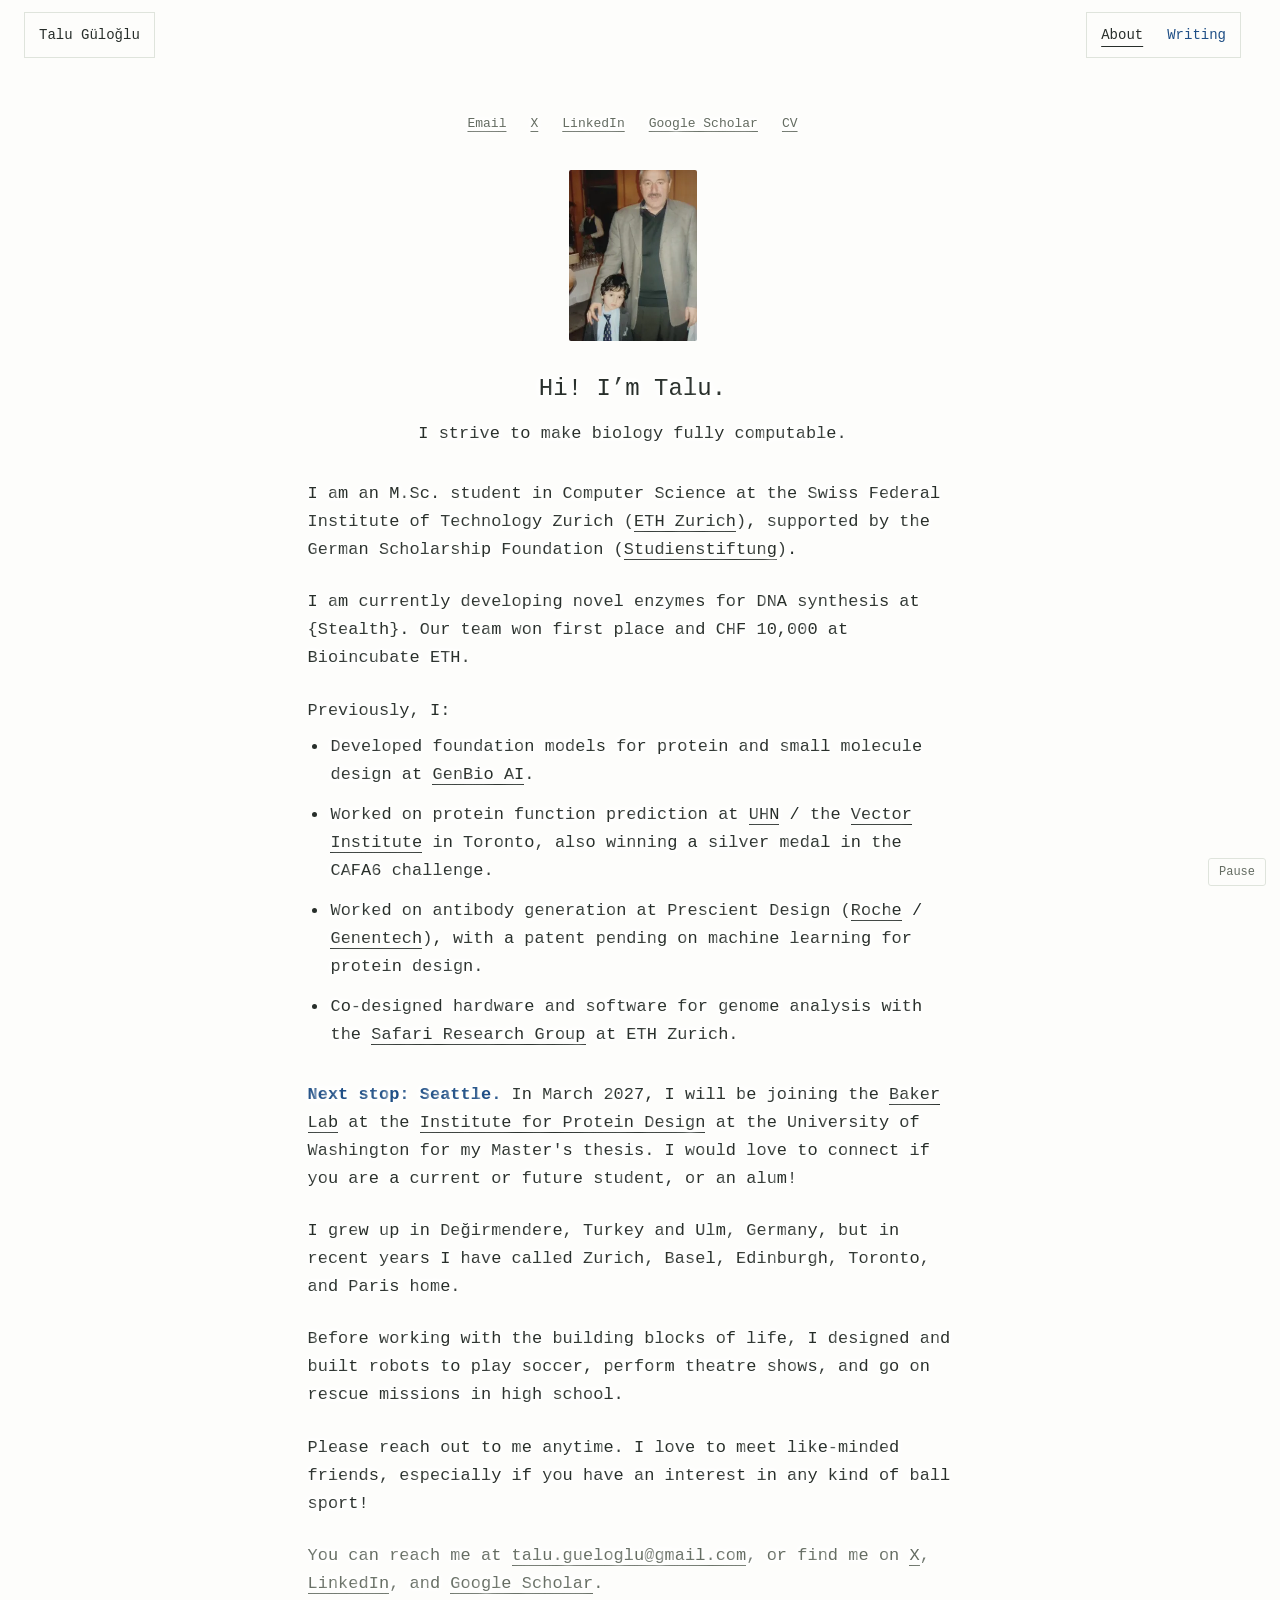
<file: index.html>
<!doctype html>
<html lang="en">
<head>
  <meta charset="utf-8">
  <meta name="viewport" content="width=device-width, initial-scale=1">
  <meta name="description" content="Talu Güloğlu — working to make biology fully computable. Developing novel enzymes for DNA synthesis and studying at ETH Zurich.">
  <meta name="theme-color" content="#fdfdfb">
  <meta name="author" content="Talu Güloğlu">
  <meta property="og:type" content="profile">
  <meta property="og:title" content="Talu Güloğlu">
  <meta property="og:description" content="Developing novel enzymes for DNA synthesis at {Stealth}. Student at ETH Zurich and joining the Baker Lab in 2027.">
  <meta name="twitter:card" content="summary">
  <meta name="twitter:site" content="@gueloglut">
  <title>Talu Güloğlu</title>
  <link rel="icon" href="favicon.svg" type="image/svg+xml">
  <link rel="preload" href="portrait-256.webp" as="image" type="image/webp">
  <script type="application/ld+json">{"@context":"https://schema.org","@type":"Person","name":"Talu Güloğlu","description":"Developing novel enzymes for DNA synthesis. Working to make biology fully computable.","affiliation":[{"@type":"CollegeOrUniversity","name":"ETH Zurich"}],"sameAs":["https://x.com/gueloglut","https://www.linkedin.com/in/talu-gueloglu/","https://scholar.google.com/citations?user=eGjn_q0AAAAJ"]}</script>
  <link rel="stylesheet" href="tissue.css?v=20261124b">
</head>
<body>
<div class="sheet"><canvas role="img" aria-label="A stippled drawing of tightly packed cells forming a tissue"></canvas></div>
<header class="masthead">
  <a class="site-name" href="index.html">Talu Güloğlu</a>
  <nav aria-label="Main navigation">
    <a href="index.html" aria-current="page">About</a>
    <a class="writing-link" href="blogs/">Writing</a>
  </nav>
</header>
<main id="text"><div class="panel">
  <nav class="socials" aria-label="Contact, social profiles and CV">
<a href="mailto:talu.gueloglu@gmail.com">Email</a>
    <a href="https://x.com/gueloglut" rel="me">X</a>
    <a href="https://www.linkedin.com/in/talu-gueloglu/" rel="me">LinkedIn</a>
    <a href="https://scholar.google.com/citations?user=eGjn_q0AAAAJ&amp;hl=en" rel="me">Google Scholar</a>
    <a href="talu-gueloglu-cv.pdf" type="application/pdf" target="_blank" rel="noopener" aria-label="CV (PDF, opens in a new tab)">CV</a>
  
  </nav>
  <p class="portrait-wrap"><picture><source srcset="portrait-256.webp" type="image/webp"><img class="portrait" src="portrait-256.jpg" alt="Talu as a child, standing beside an adult" width="128" height="171" fetchpriority="high"></picture></p>
  <h1>Hi! I’m Talu.</h1>
  <p class="tagline">I strive to make biology fully computable.</p>
  <p>I am an M.Sc. student in Computer Science at the Swiss Federal Institute of Technology Zurich (<a href="https://ethz.ch">ETH Zurich</a>), supported by the German Scholarship Foundation (<a href="https://www.studienstiftung.de">Studienstiftung</a>).</p>
  <p>I am currently developing novel enzymes for DNA synthesis at {Stealth}. Our team won first place and CHF 10,000 at Bioincubate ETH.</p>
  <p class="previous-intro">Previously, I:</p>
  <ul class="experience">
    <li>Developed foundation models for protein and small molecule design at <a href="https://genbio.ai/">GenBio AI</a>.</li>
    <li>Worked on protein function prediction at <a href="https://www.uhn.ca/">UHN</a> / the <a href="https://vectorinstitute.ai/">Vector Institute</a> in Toronto, also winning a silver medal in the CAFA6 challenge.</li>
    <li>Worked on antibody generation at Prescient Design (<a href="https://www.roche.com">Roche</a> / <a href="https://www.gene.com">Genentech</a>), with a patent pending on machine learning for protein design.</li>
    <li>Co-designed hardware and software for genome analysis with the <a href="https://safari.ethz.ch">Safari Research Group</a> at ETH Zurich.</li>
  </ul>
  <p class="announcement"><strong>Next stop: Seattle.</strong> In March 2027, I will be joining the <a href="https://www.bakerlab.org">Baker Lab</a> at the <a href="https://www.ipd.uw.edu">Institute for Protein Design</a> at the University of Washington for my Master's thesis. I would love to connect if you are a current or future student, or an alum!</p>
  <p>I grew up in Değirmendere, Turkey and Ulm, Germany, but in recent years I have called Zurich, Basel, Edinburgh, Toronto, and Paris home.</p>
  <p>Before working with the building blocks of life, I designed and built robots to play soccer, perform theatre shows, and go on rescue missions in high school.</p>
  <p>Please reach out to me anytime. I love to meet like-minded friends, especially if you have an interest in any kind of ball sport!</p>
  <p class="contact">You can reach me at <a href="mailto:talu.gueloglu@gmail.com">talu.gueloglu@gmail.com</a>, or find me on <a href="https://x.com/gueloglut">X</a>, <a href="https://www.linkedin.com/in/talu-gueloglu/">LinkedIn</a>, and <a href="https://scholar.google.com/citations?user=eGjn_q0AAAAJ&amp;hl=en">Google Scholar</a>.</p>
</div></main>
<div class="dock"><button class="motion" type="button" aria-pressed="false">Pause</button></div>
<script src="effects.js?v=20261124b"></script>
<script src="tissue.js?v=20261124b"></script>
<script src="navigation.js?v=20261124b"></script>
</body>
</html>
</file>
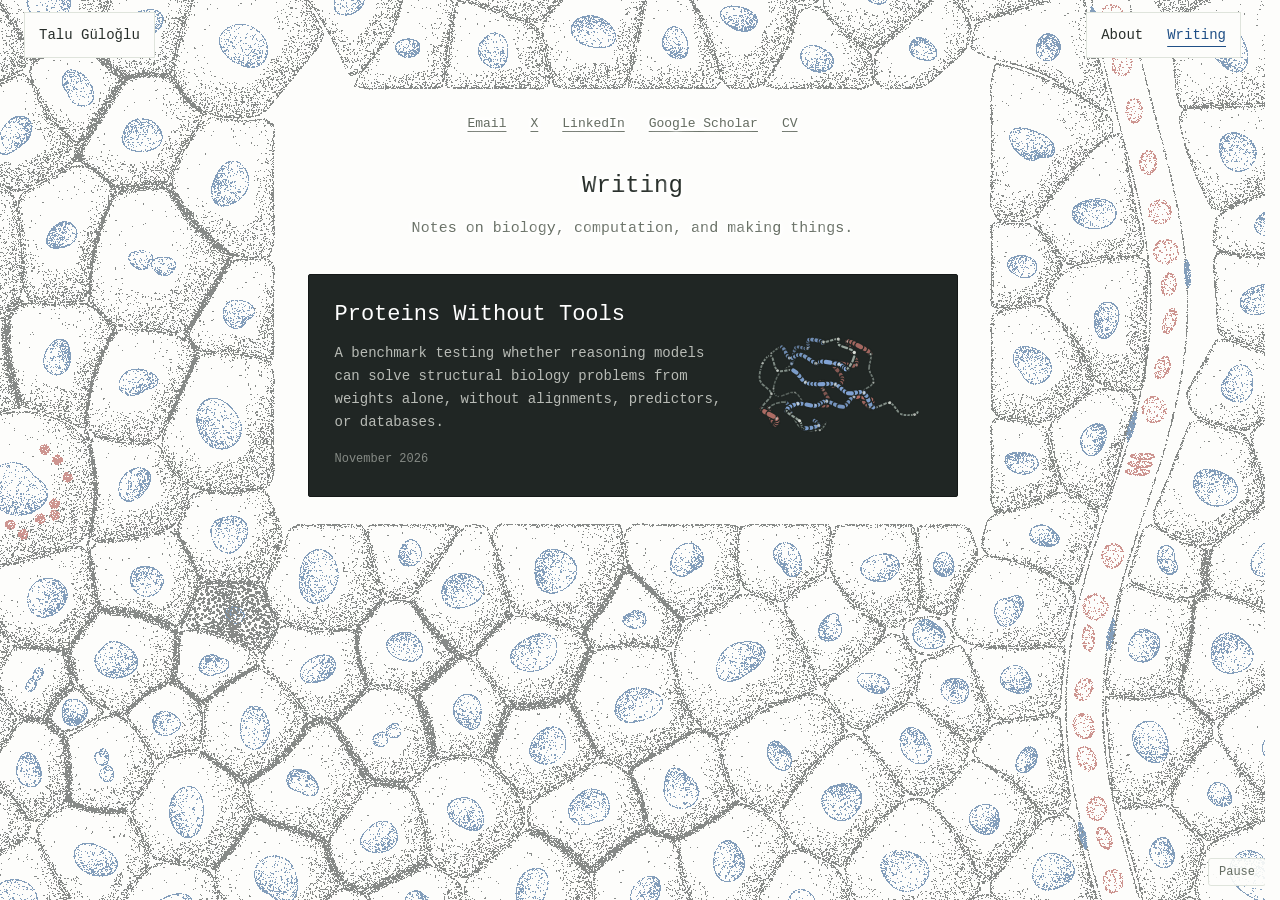
<file: blogs/index.html>
<!doctype html>
<html lang="en">
<head>
<meta charset="utf-8">
<meta name="viewport" content="width=device-width, initial-scale=1">
<meta name="description" content="Notes on biology, computation, and making things.">
<meta name="author" content="Talu Güloğlu">
<meta name="theme-color" content="#fdfdfb">
<title>Writing — Talu Güloğlu</title>
<link rel="icon" href="../favicon.svg" type="image/svg+xml">
<link rel="stylesheet" href="../tissue.css?v=20261124b">
</head>
<body class="writing">
<div class="sheet"><canvas role="img" aria-label="Stippled cells framing the writing"></canvas></div>
<header class="masthead">
  <a class="site-name" href="../index.html">Talu Güloğlu</a>
  <nav aria-label="Main navigation">
    <a href="../index.html">About</a>
    <a class="writing-link" href="./" aria-current="page">Writing</a>
  </nav>
</header>
<main id="text"><div class="panel">
<nav class="socials" aria-label="Contact, social profiles and CV">
<a href="mailto:talu.gueloglu@gmail.com">Email</a>
<a href="https://x.com/gueloglut" rel="me">X</a>
<a href="https://www.linkedin.com/in/talu-gueloglu/" rel="me">LinkedIn</a>
<a href="https://scholar.google.com/citations?user=eGjn_q0AAAAJ&amp;hl=en" rel="me">Google Scholar</a>
<a href="../talu-gueloglu-cv.pdf" type="application/pdf" target="_blank" rel="noopener" aria-label="CV (PDF, opens in a new tab)">CV</a>
</nav>
<h1>Writing</h1>
<p class="tagline writing-tagline">Notes on biology, computation, and making things.</p>
<ul class="post-list">
  <li>
    <div>
      <h2><a href="https://talugueloglu.github.io/protein-without-tools/">Proteins Without Tools</a></h2>
      <p class="post-desc">A benchmark testing whether reasoning models can solve structural biology problems from weights alone, without alignments, predictors, or databases.</p>
      <p class="post-date">November 2026</p>
    </div>
    <div><svg class="prot-svg" viewBox="0 0 220 190" width="220" height="190" aria-hidden="true">
  <g stroke-linecap="round" stroke-linejoin="round" fill="none">
    <line x1="38.4" y1="108.8" x2="42.5" y2="108.1" stroke="var(--prot-halo)" stroke-width="4.5"/>
    <line x1="38.4" y1="108.8" x2="42.5" y2="108.1" stroke="var(--prot-coil)" stroke-width="1.7" opacity="0.45"/>
    <line x1="42.5" y1="108.1" x2="47.8" y2="106.1" stroke="var(--prot-halo)" stroke-width="4.5"/>
    <line x1="42.5" y1="108.1" x2="47.8" y2="106.1" stroke="var(--prot-coil)" stroke-width="1.7" opacity="0.45"/>
    <line x1="47.8" y1="106.1" x2="53.4" y2="104.1" stroke="var(--prot-halo)" stroke-width="4.5"/>
    <line x1="47.8" y1="106.1" x2="53.4" y2="104.1" stroke="var(--prot-coil)" stroke-width="1.7" opacity="0.46"/>
    <line x1="35.7" y1="107.7" x2="38.4" y2="108.8" stroke="var(--prot-halo)" stroke-width="4.5"/>
    <line x1="35.7" y1="107.7" x2="38.4" y2="108.8" stroke="var(--prot-coil)" stroke-width="1.7" opacity="0.46"/>
    <line x1="53.4" y1="104.1" x2="58.2" y2="104.0" stroke="var(--prot-halo)" stroke-width="4.5"/>
    <line x1="53.4" y1="104.1" x2="58.2" y2="104.0" stroke="var(--prot-coil)" stroke-width="1.7" opacity="0.46"/>
    <line x1="58.2" y1="104.0" x2="61.9" y2="106.8" stroke="var(--prot-halo)" stroke-width="4.5"/>
    <line x1="58.2" y1="104.0" x2="61.9" y2="106.8" stroke="var(--prot-coil)" stroke-width="1.7" opacity="0.47"/>
    <line x1="61.9" y1="106.8" x2="65.1" y2="111.4" stroke="var(--prot-halo)" stroke-width="4.5"/>
    <line x1="61.9" y1="106.8" x2="65.1" y2="111.4" stroke="var(--prot-coil)" stroke-width="1.7" opacity="0.47"/>
    <line x1="94.0" y1="104.7" x2="91.9" y2="100.5" stroke="var(--prot-halo)" stroke-width="7.1"/>
    <line x1="94.0" y1="104.7" x2="91.9" y2="100.5" stroke="var(--prot-helix)" stroke-width="4.3" opacity="0.48"/>
    <line x1="65.1" y1="111.4" x2="68.0" y2="116.1" stroke="var(--prot-halo)" stroke-width="4.5"/>
    <line x1="65.1" y1="111.4" x2="68.0" y2="116.1" stroke="var(--prot-coil)" stroke-width="1.7" opacity="0.48"/>
    <line x1="33.9" y1="105.6" x2="35.7" y2="107.7" stroke="var(--prot-halo)" stroke-width="4.5"/>
    <line x1="33.9" y1="105.6" x2="35.7" y2="107.7" stroke="var(--prot-coil)" stroke-width="1.7" opacity="0.48"/>
    <line x1="96.9" y1="109.8" x2="94.0" y2="104.7" stroke="var(--prot-halo)" stroke-width="7.1"/>
    <line x1="96.9" y1="109.8" x2="94.0" y2="104.7" stroke="var(--prot-helix)" stroke-width="4.3" opacity="0.48"/>
    <line x1="91.9" y1="100.5" x2="90.2" y2="97.5" stroke="var(--prot-halo)" stroke-width="7.1"/>
    <line x1="91.9" y1="100.5" x2="90.2" y2="97.5" stroke="var(--prot-helix)" stroke-width="4.3" opacity="0.48"/>
    <line x1="68.0" y1="116.1" x2="71.0" y2="119.2" stroke="var(--prot-halo)" stroke-width="4.5"/>
    <line x1="68.0" y1="116.1" x2="71.0" y2="119.2" stroke="var(--prot-coil)" stroke-width="1.7" opacity="0.49"/>
    <line x1="99.1" y1="114.7" x2="96.9" y2="109.8" stroke="var(--prot-halo)" stroke-width="7.2"/>
    <line x1="99.1" y1="114.7" x2="96.9" y2="109.8" stroke="var(--prot-helix)" stroke-width="4.4" opacity="0.49"/>
    <line x1="42.7" y1="78.6" x2="39.3" y2="81.7" stroke="var(--prot-halo)" stroke-width="4.5"/>
    <line x1="42.7" y1="78.6" x2="39.3" y2="81.7" stroke="var(--prot-coil)" stroke-width="1.7" opacity="0.50"/>
    <line x1="39.3" y1="81.7" x2="36.8" y2="85.9" stroke="var(--prot-halo)" stroke-width="4.5"/>
    <line x1="39.3" y1="81.7" x2="36.8" y2="85.9" stroke="var(--prot-coil)" stroke-width="1.7" opacity="0.50"/>
    <line x1="71.0" y1="119.2" x2="73.8" y2="120.3" stroke="var(--prot-halo)" stroke-width="6.3"/>
    <line x1="71.0" y1="119.2" x2="73.8" y2="120.3" stroke="var(--prot-sheet)" stroke-width="3.5" opacity="0.50"/>
    <line x1="82.8" y1="149.3" x2="78.5" y2="149.6" stroke="var(--prot-halo)" stroke-width="4.6"/>
    <line x1="82.8" y1="149.3" x2="78.5" y2="149.6" stroke="var(--prot-coil)" stroke-width="1.8" opacity="0.50"/>
    <line x1="90.2" y1="97.5" x2="88.4" y2="95.0" stroke="var(--prot-halo)" stroke-width="7.2"/>
    <line x1="90.2" y1="97.5" x2="88.4" y2="95.0" stroke="var(--prot-helix)" stroke-width="4.4" opacity="0.50"/>
    <line x1="46.9" y1="76.0" x2="42.7" y2="78.6" stroke="var(--prot-halo)" stroke-width="4.6"/>
    <line x1="46.9" y1="76.0" x2="42.7" y2="78.6" stroke="var(--prot-coil)" stroke-width="1.8" opacity="0.50"/>
    <line x1="86.7" y1="147.4" x2="82.8" y2="149.3" stroke="var(--prot-halo)" stroke-width="4.6"/>
    <line x1="86.7" y1="147.4" x2="82.8" y2="149.3" stroke="var(--prot-coil)" stroke-width="1.8" opacity="0.50"/>
    <line x1="112.6" y1="82.9" x2="108.9" y2="77.9" stroke="var(--prot-halo)" stroke-width="7.2"/>
    <line x1="112.6" y1="82.9" x2="108.9" y2="77.9" stroke="var(--prot-helix)" stroke-width="4.4" opacity="0.51"/>
    <line x1="114.6" y1="87.0" x2="112.6" y2="82.9" stroke="var(--prot-halo)" stroke-width="7.2"/>
    <line x1="114.6" y1="87.0" x2="112.6" y2="82.9" stroke="var(--prot-helix)" stroke-width="4.4" opacity="0.51"/>
    <line x1="32.9" y1="102.7" x2="33.9" y2="105.6" stroke="var(--prot-halo)" stroke-width="4.6"/>
    <line x1="32.9" y1="102.7" x2="33.9" y2="105.6" stroke="var(--prot-coil)" stroke-width="1.8" opacity="0.51"/>
    <line x1="99.4" y1="118.1" x2="99.1" y2="114.7" stroke="var(--prot-halo)" stroke-width="7.3"/>
    <line x1="99.4" y1="118.1" x2="99.1" y2="114.7" stroke="var(--prot-helix)" stroke-width="4.5" opacity="0.51"/>
    <line x1="36.8" y1="85.9" x2="34.7" y2="90.8" stroke="var(--prot-halo)" stroke-width="4.6"/>
    <line x1="36.8" y1="85.9" x2="34.7" y2="90.8" stroke="var(--prot-coil)" stroke-width="1.8" opacity="0.51"/>
    <line x1="108.9" y1="77.9" x2="105.2" y2="73.2" stroke="var(--prot-halo)" stroke-width="7.3"/>
    <line x1="108.9" y1="77.9" x2="105.2" y2="73.2" stroke="var(--prot-helix)" stroke-width="4.5" opacity="0.51"/>
    <line x1="78.5" y1="149.6" x2="73.6" y2="149.2" stroke="var(--prot-halo)" stroke-width="4.6"/>
    <line x1="78.5" y1="149.6" x2="73.6" y2="149.2" stroke="var(--prot-coil)" stroke-width="1.8" opacity="0.51"/>
    <line x1="51.0" y1="73.3" x2="46.9" y2="76.0" stroke="var(--prot-halo)" stroke-width="4.6"/>
    <line x1="51.0" y1="73.3" x2="46.9" y2="76.0" stroke="var(--prot-coil)" stroke-width="1.8" opacity="0.52"/>
    <line x1="114.5" y1="90.2" x2="114.6" y2="87.0" stroke="var(--prot-halo)" stroke-width="7.3"/>
    <line x1="114.5" y1="90.2" x2="114.6" y2="87.0" stroke="var(--prot-helix)" stroke-width="4.5" opacity="0.52"/>
    <line x1="90.4" y1="144.2" x2="86.7" y2="147.4" stroke="var(--prot-halo)" stroke-width="4.6"/>
    <line x1="90.4" y1="144.2" x2="86.7" y2="147.4" stroke="var(--prot-coil)" stroke-width="1.8" opacity="0.52"/>
    <line x1="128.4" y1="60.1" x2="126.7" y2="56.0" stroke="var(--prot-halo)" stroke-width="7.3"/>
    <line x1="128.4" y1="60.1" x2="126.7" y2="56.0" stroke="var(--prot-helix)" stroke-width="4.5" opacity="0.52"/>
    <line x1="126.7" y1="56.0" x2="124.8" y2="52.3" stroke="var(--prot-halo)" stroke-width="7.3"/>
    <line x1="126.7" y1="56.0" x2="124.8" y2="52.3" stroke="var(--prot-helix)" stroke-width="4.5" opacity="0.52"/>
    <line x1="105.2" y1="73.2" x2="103.4" y2="69.9" stroke="var(--prot-halo)" stroke-width="7.3"/>
    <line x1="105.2" y1="73.2" x2="103.4" y2="69.9" stroke="var(--prot-helix)" stroke-width="4.5" opacity="0.52"/>
    <line x1="96.7" y1="119.5" x2="99.4" y2="118.1" stroke="var(--prot-halo)" stroke-width="7.3"/>
    <line x1="96.7" y1="119.5" x2="99.4" y2="118.1" stroke="var(--prot-helix)" stroke-width="4.5" opacity="0.52"/>
    <line x1="34.7" y1="90.8" x2="33.3" y2="95.5" stroke="var(--prot-halo)" stroke-width="4.6"/>
    <line x1="34.7" y1="90.8" x2="33.3" y2="95.5" stroke="var(--prot-coil)" stroke-width="1.8" opacity="0.52"/>
    <line x1="73.8" y1="120.3" x2="76.5" y2="120.1" stroke="var(--prot-halo)" stroke-width="6.4"/>
    <line x1="73.8" y1="120.3" x2="76.5" y2="120.1" stroke="var(--prot-sheet)" stroke-width="3.6" opacity="0.52"/>
    <line x1="54.2" y1="70.0" x2="51.0" y2="73.3" stroke="var(--prot-halo)" stroke-width="4.6"/>
    <line x1="54.2" y1="70.0" x2="51.0" y2="73.3" stroke="var(--prot-coil)" stroke-width="1.8" opacity="0.53"/>
    <line x1="73.6" y1="149.2" x2="68.8" y2="147.9" stroke="var(--prot-halo)" stroke-width="4.6"/>
    <line x1="73.6" y1="149.2" x2="68.8" y2="147.9" stroke="var(--prot-coil)" stroke-width="1.8" opacity="0.53"/>
    <line x1="32.7" y1="99.5" x2="32.9" y2="102.7" stroke="var(--prot-halo)" stroke-width="4.6"/>
    <line x1="32.7" y1="99.5" x2="32.9" y2="102.7" stroke="var(--prot-coil)" stroke-width="1.8" opacity="0.53"/>
    <line x1="88.4" y1="95.0" x2="87.5" y2="93.2" stroke="var(--prot-halo)" stroke-width="7.4"/>
    <line x1="88.4" y1="95.0" x2="87.5" y2="93.2" stroke="var(--prot-helix)" stroke-width="4.6" opacity="0.53"/>
    <line x1="130.4" y1="64.6" x2="128.4" y2="60.1" stroke="var(--prot-halo)" stroke-width="7.4"/>
    <line x1="130.4" y1="64.6" x2="128.4" y2="60.1" stroke="var(--prot-helix)" stroke-width="4.6" opacity="0.53"/>
    <line x1="55.9" y1="132.6" x2="53.6" y2="128.2" stroke="var(--prot-halo)" stroke-width="4.6"/>
    <line x1="55.9" y1="132.6" x2="53.6" y2="128.2" stroke="var(--prot-coil)" stroke-width="1.8" opacity="0.53"/>
    <line x1="33.3" y1="95.5" x2="32.7" y2="99.5" stroke="var(--prot-halo)" stroke-width="4.6"/>
    <line x1="33.3" y1="95.5" x2="32.7" y2="99.5" stroke="var(--prot-coil)" stroke-width="1.8" opacity="0.53"/>
    <line x1="124.8" y1="52.3" x2="122.5" y2="48.5" stroke="var(--prot-halo)" stroke-width="7.4"/>
    <line x1="124.8" y1="52.3" x2="122.5" y2="48.5" stroke="var(--prot-helix)" stroke-width="4.6" opacity="0.53"/>
    <line x1="58.4" y1="137.6" x2="55.9" y2="132.6" stroke="var(--prot-halo)" stroke-width="4.6"/>
    <line x1="58.4" y1="137.6" x2="55.9" y2="132.6" stroke="var(--prot-coil)" stroke-width="1.8" opacity="0.53"/>
    <line x1="93.3" y1="141.2" x2="90.4" y2="144.2" stroke="var(--prot-halo)" stroke-width="4.6"/>
    <line x1="93.3" y1="141.2" x2="90.4" y2="144.2" stroke="var(--prot-coil)" stroke-width="1.8" opacity="0.54"/>
    <line x1="55.9" y1="65.3" x2="54.2" y2="70.0" stroke="var(--prot-halo)" stroke-width="6.4"/>
    <line x1="55.9" y1="65.3" x2="54.2" y2="70.0" stroke="var(--prot-sheet)" stroke-width="3.6" opacity="0.54"/>
    <line x1="113.2" y1="92.9" x2="114.5" y2="90.2" stroke="var(--prot-halo)" stroke-width="7.4"/>
    <line x1="113.2" y1="92.9" x2="114.5" y2="90.2" stroke="var(--prot-helix)" stroke-width="4.6" opacity="0.54"/>
    <line x1="103.4" y1="69.9" x2="103.9" y2="68.6" stroke="var(--prot-halo)" stroke-width="7.4"/>
    <line x1="103.4" y1="69.9" x2="103.9" y2="68.6" stroke="var(--prot-helix)" stroke-width="4.6" opacity="0.54"/>
    <line x1="68.8" y1="147.9" x2="64.6" y2="145.8" stroke="var(--prot-halo)" stroke-width="4.6"/>
    <line x1="68.8" y1="147.9" x2="64.6" y2="145.8" stroke="var(--prot-coil)" stroke-width="1.8" opacity="0.54"/>
    <line x1="53.6" y1="128.2" x2="51.9" y2="124.2" stroke="var(--prot-halo)" stroke-width="6.5"/>
    <line x1="53.6" y1="128.2" x2="51.9" y2="124.2" stroke="var(--prot-sheet)" stroke-width="3.7" opacity="0.54"/>
    <line x1="61.3" y1="142.3" x2="58.4" y2="137.6" stroke="var(--prot-halo)" stroke-width="4.6"/>
    <line x1="61.3" y1="142.3" x2="58.4" y2="137.6" stroke="var(--prot-coil)" stroke-width="1.8" opacity="0.54"/>
    <line x1="92.1" y1="119.6" x2="96.7" y2="119.5" stroke="var(--prot-halo)" stroke-width="7.4"/>
    <line x1="92.1" y1="119.6" x2="96.7" y2="119.5" stroke="var(--prot-helix)" stroke-width="4.6" opacity="0.54"/>
    <line x1="56.6" y1="59.8" x2="55.9" y2="65.3" stroke="var(--prot-halo)" stroke-width="6.5"/>
    <line x1="56.6" y1="59.8" x2="55.9" y2="65.3" stroke="var(--prot-sheet)" stroke-width="3.7" opacity="0.54"/>
    <line x1="64.6" y1="145.8" x2="61.3" y2="142.3" stroke="var(--prot-halo)" stroke-width="4.6"/>
    <line x1="64.6" y1="145.8" x2="61.3" y2="142.3" stroke="var(--prot-coil)" stroke-width="1.8" opacity="0.54"/>
    <line x1="57.4" y1="54.6" x2="56.6" y2="59.8" stroke="var(--prot-halo)" stroke-width="6.5"/>
    <line x1="57.4" y1="54.6" x2="56.6" y2="59.8" stroke="var(--prot-sheet)" stroke-width="3.7" opacity="0.55"/>
    <line x1="76.5" y1="120.1" x2="79.3" y2="119.3" stroke="var(--prot-halo)" stroke-width="6.5"/>
    <line x1="76.5" y1="120.1" x2="79.3" y2="119.3" stroke="var(--prot-sheet)" stroke-width="3.7" opacity="0.55"/>
    <line x1="131.5" y1="68.7" x2="130.4" y2="64.6" stroke="var(--prot-halo)" stroke-width="7.5"/>
    <line x1="131.5" y1="68.7" x2="130.4" y2="64.6" stroke="var(--prot-helix)" stroke-width="4.7" opacity="0.55"/>
    <line x1="87.5" y1="93.2" x2="88.4" y2="92.2" stroke="var(--prot-halo)" stroke-width="7.5"/>
    <line x1="87.5" y1="93.2" x2="88.4" y2="92.2" stroke="var(--prot-helix)" stroke-width="4.7" opacity="0.55"/>
    <line x1="122.5" y1="48.5" x2="120.7" y2="45.3" stroke="var(--prot-halo)" stroke-width="7.5"/>
    <line x1="122.5" y1="48.5" x2="120.7" y2="45.3" stroke="var(--prot-helix)" stroke-width="4.7" opacity="0.55"/>
    <line x1="59.0" y1="51.0" x2="57.4" y2="54.6" stroke="var(--prot-halo)" stroke-width="6.5"/>
    <line x1="59.0" y1="51.0" x2="57.4" y2="54.6" stroke="var(--prot-sheet)" stroke-width="3.7" opacity="0.56"/>
    <line x1="94.9" y1="139.9" x2="93.3" y2="141.2" stroke="var(--prot-halo)" stroke-width="4.7"/>
    <line x1="94.9" y1="139.9" x2="93.3" y2="141.2" stroke="var(--prot-coil)" stroke-width="1.9" opacity="0.56"/>
    <line x1="51.9" y1="124.2" x2="50.7" y2="120.3" stroke="var(--prot-halo)" stroke-width="6.5"/>
    <line x1="51.9" y1="124.2" x2="50.7" y2="120.3" stroke="var(--prot-sheet)" stroke-width="3.7" opacity="0.56"/>
    <line x1="86.9" y1="119.1" x2="92.1" y2="119.6" stroke="var(--prot-halo)" stroke-width="7.5"/>
    <line x1="86.9" y1="119.1" x2="92.1" y2="119.6" stroke="var(--prot-helix)" stroke-width="4.7" opacity="0.56"/>
    <line x1="110.9" y1="95.1" x2="113.2" y2="92.9" stroke="var(--prot-halo)" stroke-width="7.5"/>
    <line x1="110.9" y1="95.1" x2="113.2" y2="92.9" stroke="var(--prot-helix)" stroke-width="4.7" opacity="0.56"/>
    <line x1="103.9" y1="68.6" x2="105.7" y2="68.6" stroke="var(--prot-halo)" stroke-width="7.5"/>
    <line x1="103.9" y1="68.6" x2="105.7" y2="68.6" stroke="var(--prot-helix)" stroke-width="4.7" opacity="0.56"/>
    <line x1="79.3" y1="119.3" x2="82.5" y2="118.9" stroke="var(--prot-halo)" stroke-width="6.5"/>
    <line x1="79.3" y1="119.3" x2="82.5" y2="118.9" stroke="var(--prot-sheet)" stroke-width="3.7" opacity="0.57"/>
    <line x1="62.2" y1="50.0" x2="59.0" y2="51.0" stroke="var(--prot-halo)" stroke-width="6.6"/>
    <line x1="62.2" y1="50.0" x2="59.0" y2="51.0" stroke="var(--prot-sheet)" stroke-width="3.8" opacity="0.57"/>
    <line x1="82.5" y1="118.9" x2="86.9" y2="119.1" stroke="var(--prot-halo)" stroke-width="7.5"/>
    <line x1="82.5" y1="118.9" x2="86.9" y2="119.1" stroke="var(--prot-helix)" stroke-width="4.7" opacity="0.57"/>
    <line x1="88.4" y1="92.2" x2="91.9" y2="92.6" stroke="var(--prot-halo)" stroke-width="7.5"/>
    <line x1="88.4" y1="92.2" x2="91.9" y2="92.6" stroke="var(--prot-helix)" stroke-width="4.7" opacity="0.57"/>
    <line x1="130.9" y1="71.4" x2="131.5" y2="68.7" stroke="var(--prot-halo)" stroke-width="7.5"/>
    <line x1="130.9" y1="71.4" x2="131.5" y2="68.7" stroke="var(--prot-helix)" stroke-width="4.7" opacity="0.57"/>
    <line x1="94.5" y1="141.3" x2="94.9" y2="139.9" stroke="var(--prot-halo)" stroke-width="4.7"/>
    <line x1="94.5" y1="141.3" x2="94.9" y2="139.9" stroke="var(--prot-coil)" stroke-width="1.9" opacity="0.58"/>
    <line x1="120.7" y1="45.3" x2="120.4" y2="43.4" stroke="var(--prot-halo)" stroke-width="7.6"/>
    <line x1="120.7" y1="45.3" x2="120.4" y2="43.4" stroke="var(--prot-helix)" stroke-width="4.8" opacity="0.58"/>
    <line x1="50.7" y1="120.3" x2="49.3" y2="117.2" stroke="var(--prot-halo)" stroke-width="6.6"/>
    <line x1="50.7" y1="120.3" x2="49.3" y2="117.2" stroke="var(--prot-sheet)" stroke-width="3.8" opacity="0.58"/>
    <line x1="107.9" y1="96.3" x2="110.9" y2="95.1" stroke="var(--prot-halo)" stroke-width="7.6"/>
    <line x1="107.9" y1="96.3" x2="110.9" y2="95.1" stroke="var(--prot-helix)" stroke-width="4.8" opacity="0.58"/>
    <line x1="91.9" y1="92.6" x2="97.5" y2="94.3" stroke="var(--prot-halo)" stroke-width="7.6"/>
    <line x1="91.9" y1="92.6" x2="97.5" y2="94.3" stroke="var(--prot-helix)" stroke-width="4.8" opacity="0.58"/>
    <line x1="66.3" y1="50.7" x2="62.2" y2="50.0" stroke="var(--prot-halo)" stroke-width="6.6"/>
    <line x1="66.3" y1="50.7" x2="62.2" y2="50.0" stroke="var(--prot-sheet)" stroke-width="3.8" opacity="0.58"/>
    <line x1="127.6" y1="72.1" x2="130.9" y2="71.4" stroke="var(--prot-halo)" stroke-width="7.6"/>
    <line x1="127.6" y1="72.1" x2="130.9" y2="71.4" stroke="var(--prot-helix)" stroke-width="4.8" opacity="0.58"/>
    <line x1="27.5" y1="122.3" x2="27.3" y2="126.9" stroke="var(--prot-halo)" stroke-width="7.6"/>
    <line x1="27.5" y1="122.3" x2="27.3" y2="126.9" stroke="var(--prot-helix)" stroke-width="4.8" opacity="0.59"/>
    <line x1="30.9" y1="119.3" x2="27.5" y2="122.3" stroke="var(--prot-halo)" stroke-width="4.7"/>
    <line x1="30.9" y1="119.3" x2="27.5" y2="122.3" stroke="var(--prot-coil)" stroke-width="1.9" opacity="0.59"/>
    <line x1="27.3" y1="126.9" x2="29.2" y2="132.9" stroke="var(--prot-halo)" stroke-width="7.6"/>
    <line x1="27.3" y1="126.9" x2="29.2" y2="132.9" stroke="var(--prot-helix)" stroke-width="4.8" opacity="0.59"/>
    <line x1="30.1" y1="57.4" x2="32.4" y2="55.6" stroke="var(--prot-halo)" stroke-width="4.7"/>
    <line x1="30.1" y1="57.4" x2="32.4" y2="55.6" stroke="var(--prot-coil)" stroke-width="1.9" opacity="0.59"/>
    <line x1="97.5" y1="94.3" x2="103.4" y2="95.9" stroke="var(--prot-halo)" stroke-width="7.6"/>
    <line x1="97.5" y1="94.3" x2="103.4" y2="95.9" stroke="var(--prot-helix)" stroke-width="4.8" opacity="0.59"/>
    <line x1="105.7" y1="68.6" x2="108.5" y2="69.1" stroke="var(--prot-halo)" stroke-width="7.6"/>
    <line x1="105.7" y1="68.6" x2="108.5" y2="69.1" stroke="var(--prot-helix)" stroke-width="4.8" opacity="0.59"/>
    <line x1="103.4" y1="95.9" x2="107.9" y2="96.3" stroke="var(--prot-halo)" stroke-width="7.6"/>
    <line x1="103.4" y1="95.9" x2="107.9" y2="96.3" stroke="var(--prot-helix)" stroke-width="4.8" opacity="0.59"/>
    <line x1="29.2" y1="132.9" x2="31.7" y2="138.4" stroke="var(--prot-halo)" stroke-width="7.7"/>
    <line x1="29.2" y1="132.9" x2="31.7" y2="138.4" stroke="var(--prot-helix)" stroke-width="4.9" opacity="0.59"/>
    <line x1="36.4" y1="116.9" x2="30.9" y2="119.3" stroke="var(--prot-halo)" stroke-width="4.7"/>
    <line x1="36.4" y1="116.9" x2="30.9" y2="119.3" stroke="var(--prot-coil)" stroke-width="1.9" opacity="0.59"/>
    <line x1="92.6" y1="144.4" x2="94.5" y2="141.3" stroke="var(--prot-halo)" stroke-width="4.7"/>
    <line x1="92.6" y1="144.4" x2="94.5" y2="141.3" stroke="var(--prot-coil)" stroke-width="1.9" opacity="0.60"/>
    <line x1="49.3" y1="117.2" x2="46.8" y2="115.5" stroke="var(--prot-halo)" stroke-width="6.7"/>
    <line x1="49.3" y1="117.2" x2="46.8" y2="115.5" stroke="var(--prot-sheet)" stroke-width="3.9" opacity="0.60"/>
    <line x1="120.4" y1="43.4" x2="122.1" y2="43.2" stroke="var(--prot-halo)" stroke-width="7.7"/>
    <line x1="120.4" y1="43.4" x2="122.1" y2="43.2" stroke="var(--prot-helix)" stroke-width="4.9" opacity="0.60"/>
    <line x1="122.2" y1="71.4" x2="127.6" y2="72.1" stroke="var(--prot-halo)" stroke-width="7.7"/>
    <line x1="122.2" y1="71.4" x2="127.6" y2="72.1" stroke="var(--prot-helix)" stroke-width="4.9" opacity="0.60"/>
    <line x1="42.3" y1="115.5" x2="36.4" y2="116.9" stroke="var(--prot-halo)" stroke-width="4.7"/>
    <line x1="42.3" y1="115.5" x2="36.4" y2="116.9" stroke="var(--prot-coil)" stroke-width="1.9" opacity="0.60"/>
    <line x1="70.3" y1="51.7" x2="66.3" y2="50.7" stroke="var(--prot-halo)" stroke-width="6.7"/>
    <line x1="70.3" y1="51.7" x2="66.3" y2="50.7" stroke="var(--prot-sheet)" stroke-width="3.9" opacity="0.60"/>
    <line x1="31.7" y1="138.4" x2="33.6" y2="141.7" stroke="var(--prot-halo)" stroke-width="7.7"/>
    <line x1="31.7" y1="138.4" x2="33.6" y2="141.7" stroke="var(--prot-helix)" stroke-width="4.9" opacity="0.60"/>
    <line x1="46.8" y1="115.5" x2="42.3" y2="115.5" stroke="var(--prot-halo)" stroke-width="4.7"/>
    <line x1="46.8" y1="115.5" x2="42.3" y2="115.5" stroke="var(--prot-coil)" stroke-width="1.9" opacity="0.60"/>
    <line x1="143.2" y1="99.2" x2="138.2" y2="102.3" stroke="var(--prot-halo)" stroke-width="4.7"/>
    <line x1="143.2" y1="99.2" x2="138.2" y2="102.3" stroke="var(--prot-coil)" stroke-width="1.9" opacity="0.60"/>
    <line x1="138.2" y1="102.3" x2="135.7" y2="105.8" stroke="var(--prot-halo)" stroke-width="4.7"/>
    <line x1="138.2" y1="102.3" x2="135.7" y2="105.8" stroke="var(--prot-coil)" stroke-width="1.9" opacity="0.60"/>
    <line x1="32.4" y1="55.6" x2="35.7" y2="52.9" stroke="var(--prot-halo)" stroke-width="4.7"/>
    <line x1="32.4" y1="55.6" x2="35.7" y2="52.9" stroke="var(--prot-coil)" stroke-width="1.9" opacity="0.60"/>
    <line x1="135.7" y1="105.8" x2="136.9" y2="110.1" stroke="var(--prot-halo)" stroke-width="7.7"/>
    <line x1="135.7" y1="105.8" x2="136.9" y2="110.1" stroke="var(--prot-helix)" stroke-width="4.9" opacity="0.61"/>
    <line x1="148.4" y1="96.0" x2="143.2" y2="99.2" stroke="var(--prot-halo)" stroke-width="4.7"/>
    <line x1="148.4" y1="96.0" x2="143.2" y2="99.2" stroke="var(--prot-coil)" stroke-width="1.9" opacity="0.61"/>
    <line x1="108.5" y1="69.1" x2="111.9" y2="69.6" stroke="var(--prot-halo)" stroke-width="7.7"/>
    <line x1="108.5" y1="69.1" x2="111.9" y2="69.6" stroke="var(--prot-helix)" stroke-width="4.9" opacity="0.61"/>
    <line x1="136.9" y1="110.1" x2="140.4" y2="115.1" stroke="var(--prot-halo)" stroke-width="7.7"/>
    <line x1="136.9" y1="110.1" x2="140.4" y2="115.1" stroke="var(--prot-helix)" stroke-width="4.9" opacity="0.61"/>
    <line x1="151.5" y1="92.5" x2="148.4" y2="96.0" stroke="var(--prot-halo)" stroke-width="4.8"/>
    <line x1="151.5" y1="92.5" x2="148.4" y2="96.0" stroke="var(--prot-coil)" stroke-width="2.0" opacity="0.61"/>
    <line x1="116.4" y1="70.3" x2="122.2" y2="71.4" stroke="var(--prot-halo)" stroke-width="7.7"/>
    <line x1="116.4" y1="70.3" x2="122.2" y2="71.4" stroke="var(--prot-helix)" stroke-width="4.9" opacity="0.61"/>
    <line x1="111.9" y1="69.6" x2="116.4" y2="70.3" stroke="var(--prot-halo)" stroke-width="7.8"/>
    <line x1="111.9" y1="69.6" x2="116.4" y2="70.3" stroke="var(--prot-helix)" stroke-width="5.0" opacity="0.62"/>
    <line x1="90.0" y1="147.5" x2="92.6" y2="144.4" stroke="var(--prot-halo)" stroke-width="4.8"/>
    <line x1="90.0" y1="147.5" x2="92.6" y2="144.4" stroke="var(--prot-coil)" stroke-width="2.0" opacity="0.62"/>
    <line x1="33.6" y1="141.7" x2="34.9" y2="142.0" stroke="var(--prot-halo)" stroke-width="7.8"/>
    <line x1="33.6" y1="141.7" x2="34.9" y2="142.0" stroke="var(--prot-helix)" stroke-width="5.0" opacity="0.62"/>
    <line x1="140.4" y1="115.1" x2="144.4" y2="119.4" stroke="var(--prot-halo)" stroke-width="7.8"/>
    <line x1="140.4" y1="115.1" x2="144.4" y2="119.4" stroke="var(--prot-helix)" stroke-width="5.0" opacity="0.62"/>
    <line x1="73.2" y1="51.5" x2="70.3" y2="51.7" stroke="var(--prot-halo)" stroke-width="6.8"/>
    <line x1="73.2" y1="51.5" x2="70.3" y2="51.7" stroke="var(--prot-sheet)" stroke-width="4.0" opacity="0.62"/>
    <line x1="122.1" y1="43.2" x2="125.2" y2="44.2" stroke="var(--prot-halo)" stroke-width="7.8"/>
    <line x1="122.1" y1="43.2" x2="125.2" y2="44.2" stroke="var(--prot-helix)" stroke-width="5.0" opacity="0.62"/>
    <line x1="151.5" y1="88.7" x2="151.5" y2="92.5" stroke="var(--prot-halo)" stroke-width="4.8"/>
    <line x1="151.5" y1="88.7" x2="151.5" y2="92.5" stroke="var(--prot-coil)" stroke-width="2.0" opacity="0.62"/>
    <line x1="35.7" y1="52.9" x2="39.4" y2="50.6" stroke="var(--prot-halo)" stroke-width="4.8"/>
    <line x1="35.7" y1="52.9" x2="39.4" y2="50.6" stroke="var(--prot-coil)" stroke-width="2.0" opacity="0.62"/>
    <line x1="145.3" y1="55.1" x2="148.1" y2="58.4" stroke="var(--prot-halo)" stroke-width="7.8"/>
    <line x1="145.3" y1="55.1" x2="148.1" y2="58.4" stroke="var(--prot-helix)" stroke-width="5.0" opacity="0.62"/>
    <line x1="148.1" y1="58.4" x2="148.7" y2="62.3" stroke="var(--prot-halo)" stroke-width="4.8"/>
    <line x1="148.1" y1="58.4" x2="148.7" y2="62.3" stroke="var(--prot-coil)" stroke-width="2.0" opacity="0.63"/>
    <line x1="144.4" y1="119.4" x2="147.2" y2="121.6" stroke="var(--prot-halo)" stroke-width="7.8"/>
    <line x1="144.4" y1="119.4" x2="147.2" y2="121.6" stroke="var(--prot-helix)" stroke-width="5.0" opacity="0.63"/>
    <line x1="141.2" y1="52.3" x2="145.3" y2="55.1" stroke="var(--prot-halo)" stroke-width="7.9"/>
    <line x1="141.2" y1="52.3" x2="145.3" y2="55.1" stroke="var(--prot-helix)" stroke-width="5.1" opacity="0.64"/>
    <line x1="149.8" y1="84.6" x2="151.5" y2="88.7" stroke="var(--prot-halo)" stroke-width="4.8"/>
    <line x1="149.8" y1="84.6" x2="151.5" y2="88.7" stroke="var(--prot-coil)" stroke-width="2.0" opacity="0.64"/>
    <line x1="87.8" y1="148.8" x2="90.0" y2="147.5" stroke="var(--prot-halo)" stroke-width="4.8"/>
    <line x1="87.8" y1="148.8" x2="90.0" y2="147.5" stroke="var(--prot-coil)" stroke-width="2.0" opacity="0.64"/>
    <line x1="148.7" y1="62.3" x2="147.8" y2="66.9" stroke="var(--prot-halo)" stroke-width="4.8"/>
    <line x1="148.7" y1="62.3" x2="147.8" y2="66.9" stroke="var(--prot-coil)" stroke-width="2.0" opacity="0.64"/>
    <line x1="74.1" y1="49.4" x2="73.2" y2="51.5" stroke="var(--prot-halo)" stroke-width="6.8"/>
    <line x1="74.1" y1="49.4" x2="73.2" y2="51.5" stroke="var(--prot-sheet)" stroke-width="4.0" opacity="0.64"/>
    <line x1="34.9" y1="142.0" x2="36.4" y2="140.3" stroke="var(--prot-halo)" stroke-width="7.9"/>
    <line x1="34.9" y1="142.0" x2="36.4" y2="140.3" stroke="var(--prot-helix)" stroke-width="5.1" opacity="0.64"/>
    <line x1="39.4" y1="50.6" x2="42.5" y2="50.0" stroke="var(--prot-halo)" stroke-width="4.8"/>
    <line x1="39.4" y1="50.6" x2="42.5" y2="50.0" stroke="var(--prot-coil)" stroke-width="2.0" opacity="0.64"/>
    <line x1="125.2" y1="44.2" x2="129.0" y2="45.9" stroke="var(--prot-halo)" stroke-width="7.9"/>
    <line x1="125.2" y1="44.2" x2="129.0" y2="45.9" stroke="var(--prot-helix)" stroke-width="5.1" opacity="0.64"/>
    <line x1="147.2" y1="121.6" x2="148.8" y2="121.0" stroke="var(--prot-halo)" stroke-width="7.9"/>
    <line x1="147.2" y1="121.6" x2="148.8" y2="121.0" stroke="var(--prot-helix)" stroke-width="5.1" opacity="0.65"/>
    <line x1="136.7" y1="49.9" x2="141.2" y2="52.3" stroke="var(--prot-halo)" stroke-width="7.9"/>
    <line x1="136.7" y1="49.9" x2="141.2" y2="52.3" stroke="var(--prot-helix)" stroke-width="5.1" opacity="0.65"/>
    <line x1="147.6" y1="80.4" x2="149.8" y2="84.6" stroke="var(--prot-halo)" stroke-width="4.8"/>
    <line x1="147.6" y1="80.4" x2="149.8" y2="84.6" stroke="var(--prot-coil)" stroke-width="2.0" opacity="0.65"/>
    <line x1="147.8" y1="66.9" x2="146.7" y2="71.6" stroke="var(--prot-halo)" stroke-width="4.8"/>
    <line x1="147.8" y1="66.9" x2="146.7" y2="71.6" stroke="var(--prot-coil)" stroke-width="2.0" opacity="0.65"/>
    <line x1="85.7" y1="146.9" x2="87.8" y2="148.8" stroke="var(--prot-halo)" stroke-width="4.8"/>
    <line x1="85.7" y1="146.9" x2="87.8" y2="148.8" stroke="var(--prot-coil)" stroke-width="2.0" opacity="0.66"/>
    <line x1="129.0" y1="45.9" x2="132.7" y2="47.9" stroke="var(--prot-halo)" stroke-width="8.0"/>
    <line x1="129.0" y1="45.9" x2="132.7" y2="47.9" stroke="var(--prot-helix)" stroke-width="5.2" opacity="0.66"/>
    <line x1="42.5" y1="50.0" x2="45.0" y2="52.3" stroke="var(--prot-halo)" stroke-width="6.9"/>
    <line x1="42.5" y1="50.0" x2="45.0" y2="52.3" stroke="var(--prot-sheet)" stroke-width="4.1" opacity="0.66"/>
    <line x1="132.7" y1="47.9" x2="136.7" y2="49.9" stroke="var(--prot-halo)" stroke-width="8.0"/>
    <line x1="132.7" y1="47.9" x2="136.7" y2="49.9" stroke="var(--prot-helix)" stroke-width="5.2" opacity="0.66"/>
    <line x1="73.8" y1="46.3" x2="74.1" y2="49.4" stroke="var(--prot-halo)" stroke-width="6.9"/>
    <line x1="73.8" y1="46.3" x2="74.1" y2="49.4" stroke="var(--prot-sheet)" stroke-width="4.1" opacity="0.66"/>
    <line x1="146.3" y1="76.1" x2="147.6" y2="80.4" stroke="var(--prot-halo)" stroke-width="4.9"/>
    <line x1="146.3" y1="76.1" x2="147.6" y2="80.4" stroke="var(--prot-coil)" stroke-width="2.1" opacity="0.67"/>
    <line x1="146.7" y1="71.6" x2="146.3" y2="76.1" stroke="var(--prot-halo)" stroke-width="4.9"/>
    <line x1="146.7" y1="71.6" x2="146.3" y2="76.1" stroke="var(--prot-coil)" stroke-width="2.1" opacity="0.67"/>
    <line x1="36.4" y1="140.3" x2="37.1" y2="137.7" stroke="var(--prot-halo)" stroke-width="8.0"/>
    <line x1="36.4" y1="140.3" x2="37.1" y2="137.7" stroke="var(--prot-helix)" stroke-width="5.2" opacity="0.67"/>
    <line x1="148.8" y1="121.0" x2="149.9" y2="118.2" stroke="var(--prot-halo)" stroke-width="8.0"/>
    <line x1="148.8" y1="121.0" x2="149.9" y2="118.2" stroke="var(--prot-helix)" stroke-width="5.2" opacity="0.67"/>
    <line x1="45.0" y1="52.3" x2="47.1" y2="56.4" stroke="var(--prot-halo)" stroke-width="7.0"/>
    <line x1="45.0" y1="52.3" x2="47.1" y2="56.4" stroke="var(--prot-sheet)" stroke-width="4.2" opacity="0.67"/>
    <line x1="83.4" y1="143.3" x2="85.7" y2="146.9" stroke="var(--prot-halo)" stroke-width="4.9"/>
    <line x1="83.4" y1="143.3" x2="85.7" y2="146.9" stroke="var(--prot-coil)" stroke-width="2.1" opacity="0.67"/>
    <line x1="73.7" y1="43.3" x2="73.8" y2="46.3" stroke="var(--prot-halo)" stroke-width="7.0"/>
    <line x1="73.7" y1="43.3" x2="73.8" y2="46.3" stroke="var(--prot-sheet)" stroke-width="4.2" opacity="0.68"/>
    <line x1="37.1" y1="137.7" x2="36.3" y2="135.0" stroke="var(--prot-halo)" stroke-width="8.1"/>
    <line x1="37.1" y1="137.7" x2="36.3" y2="135.0" stroke="var(--prot-helix)" stroke-width="5.3" opacity="0.69"/>
    <line x1="47.1" y1="56.4" x2="49.3" y2="60.6" stroke="var(--prot-halo)" stroke-width="7.0"/>
    <line x1="47.1" y1="56.4" x2="49.3" y2="60.6" stroke="var(--prot-sheet)" stroke-width="4.2" opacity="0.69"/>
    <line x1="149.9" y1="118.2" x2="150.0" y2="114.9" stroke="var(--prot-halo)" stroke-width="8.1"/>
    <line x1="149.9" y1="118.2" x2="150.0" y2="114.9" stroke="var(--prot-helix)" stroke-width="5.3" opacity="0.69"/>
    <line x1="81.5" y1="139.5" x2="83.4" y2="143.3" stroke="var(--prot-halo)" stroke-width="4.9"/>
    <line x1="81.5" y1="139.5" x2="83.4" y2="143.3" stroke="var(--prot-coil)" stroke-width="2.1" opacity="0.69"/>
    <line x1="16.6" y1="79.3" x2="18.0" y2="73.9" stroke="var(--prot-halo)" stroke-width="4.9"/>
    <line x1="16.6" y1="79.3" x2="18.0" y2="73.9" stroke="var(--prot-coil)" stroke-width="2.1" opacity="0.69"/>
    <line x1="18.0" y1="73.9" x2="19.7" y2="69.4" stroke="var(--prot-halo)" stroke-width="4.9"/>
    <line x1="18.0" y1="73.9" x2="19.7" y2="69.4" stroke="var(--prot-coil)" stroke-width="2.1" opacity="0.69"/>
    <line x1="16.0" y1="84.9" x2="16.6" y2="79.3" stroke="var(--prot-halo)" stroke-width="4.9"/>
    <line x1="16.0" y1="84.9" x2="16.6" y2="79.3" stroke="var(--prot-coil)" stroke-width="2.1" opacity="0.70"/>
    <line x1="36.3" y1="135.0" x2="32.7" y2="132.6" stroke="var(--prot-halo)" stroke-width="8.2"/>
    <line x1="36.3" y1="135.0" x2="32.7" y2="132.6" stroke="var(--prot-helix)" stroke-width="5.4" opacity="0.70"/>
    <line x1="21.9" y1="126.6" x2="19.1" y2="123.1" stroke="var(--prot-halo)" stroke-width="8.2"/>
    <line x1="21.9" y1="126.6" x2="19.1" y2="123.1" stroke="var(--prot-helix)" stroke-width="5.4" opacity="0.70"/>
    <line x1="19.1" y1="123.1" x2="20.5" y2="119.1" stroke="var(--prot-halo)" stroke-width="4.9"/>
    <line x1="19.1" y1="123.1" x2="20.5" y2="119.1" stroke="var(--prot-coil)" stroke-width="2.1" opacity="0.70"/>
    <line x1="27.2" y1="129.8" x2="21.9" y2="126.6" stroke="var(--prot-halo)" stroke-width="8.2"/>
    <line x1="27.2" y1="129.8" x2="21.9" y2="126.6" stroke="var(--prot-helix)" stroke-width="5.4" opacity="0.70"/>
    <line x1="19.7" y1="69.4" x2="21.8" y2="65.8" stroke="var(--prot-halo)" stroke-width="4.9"/>
    <line x1="19.7" y1="69.4" x2="21.8" y2="65.8" stroke="var(--prot-coil)" stroke-width="2.1" opacity="0.70"/>
    <line x1="74.9" y1="41.4" x2="73.7" y2="43.3" stroke="var(--prot-halo)" stroke-width="7.1"/>
    <line x1="74.9" y1="41.4" x2="73.7" y2="43.3" stroke="var(--prot-sheet)" stroke-width="4.3" opacity="0.70"/>
    <line x1="16.6" y1="89.9" x2="16.0" y2="84.9" stroke="var(--prot-halo)" stroke-width="4.9"/>
    <line x1="16.6" y1="89.9" x2="16.0" y2="84.9" stroke="var(--prot-coil)" stroke-width="2.1" opacity="0.70"/>
    <line x1="49.3" y1="60.6" x2="51.8" y2="63.1" stroke="var(--prot-halo)" stroke-width="7.1"/>
    <line x1="49.3" y1="60.6" x2="51.8" y2="63.1" stroke="var(--prot-sheet)" stroke-width="4.3" opacity="0.70"/>
    <line x1="32.7" y1="132.6" x2="27.2" y2="129.8" stroke="var(--prot-halo)" stroke-width="8.2"/>
    <line x1="32.7" y1="132.6" x2="27.2" y2="129.8" stroke="var(--prot-helix)" stroke-width="5.4" opacity="0.70"/>
    <line x1="20.5" y1="119.1" x2="24.5" y2="114.7" stroke="var(--prot-halo)" stroke-width="4.9"/>
    <line x1="20.5" y1="119.1" x2="24.5" y2="114.7" stroke="var(--prot-coil)" stroke-width="2.1" opacity="0.70"/>
    <line x1="19.4" y1="94.2" x2="16.6" y2="89.9" stroke="var(--prot-halo)" stroke-width="4.9"/>
    <line x1="19.4" y1="94.2" x2="16.6" y2="89.9" stroke="var(--prot-coil)" stroke-width="2.1" opacity="0.71"/>
    <line x1="23.9" y1="98.0" x2="19.4" y2="94.2" stroke="var(--prot-halo)" stroke-width="4.9"/>
    <line x1="23.9" y1="98.0" x2="19.4" y2="94.2" stroke="var(--prot-coil)" stroke-width="2.1" opacity="0.71"/>
    <line x1="24.5" y1="114.7" x2="28.6" y2="110.1" stroke="var(--prot-halo)" stroke-width="4.9"/>
    <line x1="24.5" y1="114.7" x2="28.6" y2="110.1" stroke="var(--prot-coil)" stroke-width="2.1" opacity="0.71"/>
    <line x1="80.5" y1="137.4" x2="81.5" y2="139.5" stroke="var(--prot-halo)" stroke-width="4.9"/>
    <line x1="80.5" y1="137.4" x2="81.5" y2="139.5" stroke="var(--prot-coil)" stroke-width="2.1" opacity="0.71"/>
    <line x1="28.2" y1="101.8" x2="23.9" y2="98.0" stroke="var(--prot-halo)" stroke-width="4.9"/>
    <line x1="28.2" y1="101.8" x2="23.9" y2="98.0" stroke="var(--prot-coil)" stroke-width="2.1" opacity="0.71"/>
    <line x1="28.6" y1="110.1" x2="30.3" y2="105.7" stroke="var(--prot-halo)" stroke-width="4.9"/>
    <line x1="28.6" y1="110.1" x2="30.3" y2="105.7" stroke="var(--prot-coil)" stroke-width="2.1" opacity="0.71"/>
    <line x1="30.3" y1="105.7" x2="28.2" y2="101.8" stroke="var(--prot-halo)" stroke-width="4.9"/>
    <line x1="30.3" y1="105.7" x2="28.2" y2="101.8" stroke="var(--prot-coil)" stroke-width="2.1" opacity="0.71"/>
    <line x1="150.0" y1="114.9" x2="148.6" y2="112.5" stroke="var(--prot-halo)" stroke-width="8.2"/>
    <line x1="150.0" y1="114.9" x2="148.6" y2="112.5" stroke="var(--prot-helix)" stroke-width="5.4" opacity="0.71"/>
    <line x1="21.8" y1="65.8" x2="24.5" y2="62.5" stroke="var(--prot-halo)" stroke-width="5.0"/>
    <line x1="21.8" y1="65.8" x2="24.5" y2="62.5" stroke="var(--prot-coil)" stroke-width="2.2" opacity="0.72"/>
    <line x1="78.5" y1="41.1" x2="74.9" y2="41.4" stroke="var(--prot-halo)" stroke-width="7.1"/>
    <line x1="78.5" y1="41.1" x2="74.9" y2="41.4" stroke="var(--prot-sheet)" stroke-width="4.3" opacity="0.72"/>
    <line x1="51.8" y1="63.1" x2="54.8" y2="63.0" stroke="var(--prot-halo)" stroke-width="7.1"/>
    <line x1="51.8" y1="63.1" x2="54.8" y2="63.0" stroke="var(--prot-sheet)" stroke-width="4.3" opacity="0.72"/>
    <line x1="148.6" y1="112.5" x2="144.9" y2="110.9" stroke="var(--prot-halo)" stroke-width="8.3"/>
    <line x1="148.6" y1="112.5" x2="144.9" y2="110.9" stroke="var(--prot-helix)" stroke-width="5.5" opacity="0.72"/>
    <line x1="139.3" y1="109.5" x2="133.2" y2="108.8" stroke="var(--prot-halo)" stroke-width="8.3"/>
    <line x1="139.3" y1="109.5" x2="133.2" y2="108.8" stroke="var(--prot-helix)" stroke-width="5.5" opacity="0.73"/>
    <line x1="144.9" y1="110.9" x2="139.3" y2="109.5" stroke="var(--prot-halo)" stroke-width="8.3"/>
    <line x1="144.9" y1="110.9" x2="139.3" y2="109.5" stroke="var(--prot-helix)" stroke-width="5.5" opacity="0.73"/>
    <line x1="133.2" y1="108.8" x2="128.1" y2="109.2" stroke="var(--prot-halo)" stroke-width="8.3"/>
    <line x1="133.2" y1="108.8" x2="128.1" y2="109.2" stroke="var(--prot-helix)" stroke-width="5.5" opacity="0.73"/>
    <line x1="81.6" y1="137.7" x2="80.5" y2="137.4" stroke="var(--prot-halo)" stroke-width="7.2"/>
    <line x1="81.6" y1="137.7" x2="80.5" y2="137.4" stroke="var(--prot-sheet)" stroke-width="4.4" opacity="0.73"/>
    <line x1="83.6" y1="41.9" x2="78.5" y2="41.1" stroke="var(--prot-halo)" stroke-width="7.2"/>
    <line x1="83.6" y1="41.9" x2="78.5" y2="41.1" stroke="var(--prot-sheet)" stroke-width="4.4" opacity="0.73"/>
    <line x1="128.1" y1="109.2" x2="124.6" y2="111.6" stroke="var(--prot-halo)" stroke-width="7.2"/>
    <line x1="128.1" y1="109.2" x2="124.6" y2="111.6" stroke="var(--prot-sheet)" stroke-width="4.4" opacity="0.74"/>
    <line x1="54.8" y1="63.0" x2="58.1" y2="61.4" stroke="var(--prot-halo)" stroke-width="7.2"/>
    <line x1="54.8" y1="63.0" x2="58.1" y2="61.4" stroke="var(--prot-sheet)" stroke-width="4.4" opacity="0.74"/>
    <line x1="24.5" y1="62.5" x2="27.3" y2="60.5" stroke="var(--prot-halo)" stroke-width="5.0"/>
    <line x1="24.5" y1="62.5" x2="27.3" y2="60.5" stroke="var(--prot-coil)" stroke-width="2.2" opacity="0.74"/>
    <line x1="88.7" y1="43.0" x2="83.6" y2="41.9" stroke="var(--prot-halo)" stroke-width="7.2"/>
    <line x1="88.7" y1="43.0" x2="83.6" y2="41.9" stroke="var(--prot-sheet)" stroke-width="4.4" opacity="0.74"/>
    <line x1="124.6" y1="111.6" x2="121.8" y2="115.4" stroke="var(--prot-halo)" stroke-width="7.2"/>
    <line x1="124.6" y1="111.6" x2="121.8" y2="115.4" stroke="var(--prot-sheet)" stroke-width="4.4" opacity="0.75"/>
    <line x1="84.0" y1="139.5" x2="81.6" y2="137.7" stroke="var(--prot-halo)" stroke-width="7.3"/>
    <line x1="84.0" y1="139.5" x2="81.6" y2="137.7" stroke="var(--prot-sheet)" stroke-width="4.5" opacity="0.75"/>
    <line x1="92.1" y1="43.8" x2="88.7" y2="43.0" stroke="var(--prot-halo)" stroke-width="7.3"/>
    <line x1="92.1" y1="43.8" x2="88.7" y2="43.0" stroke="var(--prot-sheet)" stroke-width="4.5" opacity="0.76"/>
    <line x1="58.1" y1="61.4" x2="61.6" y2="59.6" stroke="var(--prot-halo)" stroke-width="7.3"/>
    <line x1="58.1" y1="61.4" x2="61.6" y2="59.6" stroke="var(--prot-sheet)" stroke-width="4.5" opacity="0.76"/>
    <line x1="27.3" y1="60.5" x2="29.8" y2="60.4" stroke="var(--prot-halo)" stroke-width="5.0"/>
    <line x1="27.3" y1="60.5" x2="29.8" y2="60.4" stroke="var(--prot-coil)" stroke-width="2.2" opacity="0.76"/>
    <line x1="121.8" y1="115.4" x2="119.0" y2="119.2" stroke="var(--prot-halo)" stroke-width="7.3"/>
    <line x1="121.8" y1="115.4" x2="119.0" y2="119.2" stroke="var(--prot-sheet)" stroke-width="4.5" opacity="0.76"/>
    <line x1="29.8" y1="60.4" x2="31.6" y2="63.4" stroke="var(--prot-halo)" stroke-width="5.1"/>
    <line x1="29.8" y1="60.4" x2="31.6" y2="63.4" stroke="var(--prot-coil)" stroke-width="2.3" opacity="0.77"/>
    <line x1="61.6" y1="59.6" x2="65.4" y2="59.3" stroke="var(--prot-halo)" stroke-width="7.3"/>
    <line x1="61.6" y1="59.6" x2="65.4" y2="59.3" stroke="var(--prot-sheet)" stroke-width="4.5" opacity="0.77"/>
    <line x1="92.9" y1="44.2" x2="92.1" y2="43.8" stroke="var(--prot-halo)" stroke-width="7.3"/>
    <line x1="92.9" y1="44.2" x2="92.1" y2="43.8" stroke="var(--prot-sheet)" stroke-width="4.5" opacity="0.77"/>
    <line x1="100.4" y1="115.8" x2="95.7" y2="114.5" stroke="var(--prot-halo)" stroke-width="7.3"/>
    <line x1="100.4" y1="115.8" x2="95.7" y2="114.5" stroke="var(--prot-sheet)" stroke-width="4.5" opacity="0.78"/>
    <line x1="105.7" y1="118.3" x2="100.4" y2="115.8" stroke="var(--prot-halo)" stroke-width="7.3"/>
    <line x1="105.7" y1="118.3" x2="100.4" y2="115.8" stroke="var(--prot-sheet)" stroke-width="4.5" opacity="0.78"/>
    <line x1="119.0" y1="119.2" x2="115.5" y2="121.2" stroke="var(--prot-halo)" stroke-width="7.3"/>
    <line x1="119.0" y1="119.2" x2="115.5" y2="121.2" stroke="var(--prot-sheet)" stroke-width="4.5" opacity="0.78"/>
    <line x1="180.9" y1="126.8" x2="184.2" y2="129.7" stroke="var(--prot-halo)" stroke-width="5.1"/>
    <line x1="180.9" y1="126.8" x2="184.2" y2="129.7" stroke="var(--prot-coil)" stroke-width="2.3" opacity="0.78"/>
    <line x1="86.0" y1="141.7" x2="84.0" y2="139.5" stroke="var(--prot-halo)" stroke-width="7.3"/>
    <line x1="86.0" y1="141.7" x2="84.0" y2="139.5" stroke="var(--prot-sheet)" stroke-width="4.5" opacity="0.78"/>
    <line x1="184.2" y1="129.7" x2="188.4" y2="130.8" stroke="var(--prot-halo)" stroke-width="5.1"/>
    <line x1="184.2" y1="129.7" x2="188.4" y2="130.8" stroke="var(--prot-coil)" stroke-width="2.3" opacity="0.78"/>
    <line x1="110.9" y1="120.6" x2="105.7" y2="118.3" stroke="var(--prot-halo)" stroke-width="7.4"/>
    <line x1="110.9" y1="120.6" x2="105.7" y2="118.3" stroke="var(--prot-sheet)" stroke-width="4.6" opacity="0.78"/>
    <line x1="115.5" y1="121.2" x2="110.9" y2="120.6" stroke="var(--prot-halo)" stroke-width="7.4"/>
    <line x1="115.5" y1="121.2" x2="110.9" y2="120.6" stroke="var(--prot-sheet)" stroke-width="4.6" opacity="0.78"/>
    <line x1="31.6" y1="63.4" x2="33.1" y2="68.7" stroke="var(--prot-halo)" stroke-width="5.1"/>
    <line x1="31.6" y1="63.4" x2="33.1" y2="68.7" stroke="var(--prot-coil)" stroke-width="2.3" opacity="0.78"/>
    <line x1="95.7" y1="114.5" x2="92.1" y2="115.1" stroke="var(--prot-halo)" stroke-width="7.4"/>
    <line x1="95.7" y1="114.5" x2="92.1" y2="115.1" stroke="var(--prot-sheet)" stroke-width="4.6" opacity="0.78"/>
    <line x1="65.4" y1="59.3" x2="69.8" y2="61.1" stroke="var(--prot-halo)" stroke-width="7.4"/>
    <line x1="65.4" y1="59.3" x2="69.8" y2="61.1" stroke="var(--prot-sheet)" stroke-width="4.6" opacity="0.78"/>
    <line x1="177.9" y1="122.6" x2="180.9" y2="126.8" stroke="var(--prot-halo)" stroke-width="5.1"/>
    <line x1="177.9" y1="122.6" x2="180.9" y2="126.8" stroke="var(--prot-coil)" stroke-width="2.3" opacity="0.78"/>
    <line x1="69.8" y1="61.1" x2="74.8" y2="64.2" stroke="var(--prot-halo)" stroke-width="7.4"/>
    <line x1="69.8" y1="61.1" x2="74.8" y2="64.2" stroke="var(--prot-sheet)" stroke-width="4.6" opacity="0.79"/>
    <line x1="74.8" y1="64.2" x2="79.5" y2="67.4" stroke="var(--prot-halo)" stroke-width="7.4"/>
    <line x1="74.8" y1="64.2" x2="79.5" y2="67.4" stroke="var(--prot-sheet)" stroke-width="4.6" opacity="0.79"/>
    <line x1="188.4" y1="130.8" x2="192.9" y2="131.0" stroke="var(--prot-halo)" stroke-width="5.1"/>
    <line x1="188.4" y1="130.8" x2="192.9" y2="131.0" stroke="var(--prot-coil)" stroke-width="2.3" opacity="0.79"/>
    <line x1="33.1" y1="68.7" x2="34.8" y2="74.3" stroke="var(--prot-halo)" stroke-width="5.1"/>
    <line x1="33.1" y1="68.7" x2="34.8" y2="74.3" stroke="var(--prot-coil)" stroke-width="2.3" opacity="0.79"/>
    <line x1="79.5" y1="67.4" x2="83.3" y2="69.4" stroke="var(--prot-halo)" stroke-width="7.4"/>
    <line x1="79.5" y1="67.4" x2="83.3" y2="69.4" stroke="var(--prot-sheet)" stroke-width="4.6" opacity="0.79"/>
    <line x1="174.7" y1="118.6" x2="177.9" y2="122.6" stroke="var(--prot-halo)" stroke-width="5.1"/>
    <line x1="174.7" y1="118.6" x2="177.9" y2="122.6" stroke="var(--prot-coil)" stroke-width="2.3" opacity="0.80"/>
    <line x1="34.8" y1="74.3" x2="37.4" y2="78.0" stroke="var(--prot-halo)" stroke-width="5.1"/>
    <line x1="34.8" y1="74.3" x2="37.4" y2="78.0" stroke="var(--prot-coil)" stroke-width="2.3" opacity="0.80"/>
    <line x1="92.1" y1="44.6" x2="92.9" y2="44.2" stroke="var(--prot-halo)" stroke-width="7.4"/>
    <line x1="92.1" y1="44.6" x2="92.9" y2="44.2" stroke="var(--prot-sheet)" stroke-width="4.6" opacity="0.80"/>
    <line x1="86.0" y1="143.4" x2="86.0" y2="141.7" stroke="var(--prot-halo)" stroke-width="7.4"/>
    <line x1="86.0" y1="143.4" x2="86.0" y2="141.7" stroke="var(--prot-sheet)" stroke-width="4.6" opacity="0.80"/>
    <line x1="92.1" y1="115.1" x2="89.0" y2="116.8" stroke="var(--prot-halo)" stroke-width="7.4"/>
    <line x1="92.1" y1="115.1" x2="89.0" y2="116.8" stroke="var(--prot-sheet)" stroke-width="4.6" opacity="0.80"/>
    <line x1="83.3" y1="69.4" x2="85.6" y2="69.6" stroke="var(--prot-halo)" stroke-width="7.4"/>
    <line x1="83.3" y1="69.4" x2="85.6" y2="69.6" stroke="var(--prot-sheet)" stroke-width="4.6" opacity="0.80"/>
    <line x1="192.9" y1="131.0" x2="197.2" y2="130.7" stroke="var(--prot-halo)" stroke-width="5.1"/>
    <line x1="192.9" y1="131.0" x2="197.2" y2="130.7" stroke="var(--prot-coil)" stroke-width="2.3" opacity="0.81"/>
    <line x1="37.4" y1="78.0" x2="41.4" y2="78.9" stroke="var(--prot-halo)" stroke-width="5.1"/>
    <line x1="37.4" y1="78.0" x2="41.4" y2="78.9" stroke="var(--prot-coil)" stroke-width="2.3" opacity="0.81"/>
    <line x1="171.1" y1="116.3" x2="174.7" y2="118.6" stroke="var(--prot-halo)" stroke-width="5.1"/>
    <line x1="171.1" y1="116.3" x2="174.7" y2="118.6" stroke="var(--prot-coil)" stroke-width="2.3" opacity="0.81"/>
    <line x1="82.9" y1="144.7" x2="86.0" y2="143.4" stroke="var(--prot-halo)" stroke-width="7.5"/>
    <line x1="82.9" y1="144.7" x2="86.0" y2="143.4" stroke="var(--prot-sheet)" stroke-width="4.7" opacity="0.82"/>
    <line x1="166.4" y1="116.9" x2="171.1" y2="116.3" stroke="var(--prot-halo)" stroke-width="5.1"/>
    <line x1="166.4" y1="116.9" x2="171.1" y2="116.3" stroke="var(--prot-coil)" stroke-width="2.3" opacity="0.82"/>
    <line x1="41.4" y1="78.9" x2="46.4" y2="78.1" stroke="var(--prot-halo)" stroke-width="5.2"/>
    <line x1="41.4" y1="78.9" x2="46.4" y2="78.1" stroke="var(--prot-coil)" stroke-width="2.4" opacity="0.82"/>
    <line x1="89.0" y1="116.8" x2="86.0" y2="118.7" stroke="var(--prot-halo)" stroke-width="7.5"/>
    <line x1="89.0" y1="116.8" x2="86.0" y2="118.7" stroke="var(--prot-sheet)" stroke-width="4.7" opacity="0.82"/>
    <line x1="67.0" y1="88.8" x2="70.7" y2="91.9" stroke="var(--prot-halo)" stroke-width="7.5"/>
    <line x1="67.0" y1="88.8" x2="70.7" y2="91.9" stroke="var(--prot-sheet)" stroke-width="4.7" opacity="0.82"/>
    <line x1="161.1" y1="119.3" x2="166.4" y2="116.9" stroke="var(--prot-halo)" stroke-width="5.2"/>
    <line x1="161.1" y1="119.3" x2="166.4" y2="116.9" stroke="var(--prot-coil)" stroke-width="2.4" opacity="0.82"/>
    <line x1="91.4" y1="44.8" x2="92.1" y2="44.6" stroke="var(--prot-halo)" stroke-width="7.5"/>
    <line x1="91.4" y1="44.8" x2="92.1" y2="44.6" stroke="var(--prot-sheet)" stroke-width="4.7" opacity="0.82"/>
    <line x1="197.2" y1="130.7" x2="200.5" y2="130.3" stroke="var(--prot-halo)" stroke-width="5.2"/>
    <line x1="197.2" y1="130.7" x2="200.5" y2="130.3" stroke="var(--prot-coil)" stroke-width="2.4" opacity="0.82"/>
    <line x1="85.6" y1="69.6" x2="86.8" y2="68.8" stroke="var(--prot-halo)" stroke-width="7.5"/>
    <line x1="85.6" y1="69.6" x2="86.8" y2="68.8" stroke="var(--prot-sheet)" stroke-width="4.7" opacity="0.83"/>
    <line x1="70.7" y1="91.9" x2="74.7" y2="93.3" stroke="var(--prot-halo)" stroke-width="7.5"/>
    <line x1="70.7" y1="91.9" x2="74.7" y2="93.3" stroke="var(--prot-sheet)" stroke-width="4.7" opacity="0.83"/>
    <line x1="63.6" y1="84.6" x2="67.0" y2="88.8" stroke="var(--prot-halo)" stroke-width="7.5"/>
    <line x1="63.6" y1="84.6" x2="67.0" y2="88.8" stroke="var(--prot-sheet)" stroke-width="4.7" opacity="0.83"/>
    <line x1="77.8" y1="145.9" x2="82.9" y2="144.7" stroke="var(--prot-halo)" stroke-width="7.5"/>
    <line x1="77.8" y1="145.9" x2="82.9" y2="144.7" stroke="var(--prot-sheet)" stroke-width="4.7" opacity="0.83"/>
    <line x1="155.8" y1="121.5" x2="161.1" y2="119.3" stroke="var(--prot-halo)" stroke-width="5.2"/>
    <line x1="155.8" y1="121.5" x2="161.1" y2="119.3" stroke="var(--prot-coil)" stroke-width="2.4" opacity="0.83"/>
    <line x1="46.4" y1="78.1" x2="51.6" y2="77.2" stroke="var(--prot-halo)" stroke-width="5.2"/>
    <line x1="46.4" y1="78.1" x2="51.6" y2="77.2" stroke="var(--prot-coil)" stroke-width="2.4" opacity="0.83"/>
    <line x1="151.3" y1="121.7" x2="155.8" y2="121.5" stroke="var(--prot-halo)" stroke-width="5.2"/>
    <line x1="151.3" y1="121.7" x2="155.8" y2="121.5" stroke="var(--prot-coil)" stroke-width="2.4" opacity="0.83"/>
    <line x1="148.1" y1="118.6" x2="151.3" y2="121.7" stroke="var(--prot-halo)" stroke-width="7.6"/>
    <line x1="148.1" y1="118.6" x2="151.3" y2="121.7" stroke="var(--prot-sheet)" stroke-width="4.8" opacity="0.83"/>
    <line x1="145.7" y1="113.4" x2="148.1" y2="118.6" stroke="var(--prot-halo)" stroke-width="7.6"/>
    <line x1="145.7" y1="113.4" x2="148.1" y2="118.6" stroke="var(--prot-sheet)" stroke-width="4.8" opacity="0.84"/>
    <line x1="60.1" y1="80.5" x2="63.6" y2="84.6" stroke="var(--prot-halo)" stroke-width="7.6"/>
    <line x1="60.1" y1="80.5" x2="63.6" y2="84.6" stroke="var(--prot-sheet)" stroke-width="4.8" opacity="0.84"/>
    <line x1="143.3" y1="108.0" x2="145.7" y2="113.4" stroke="var(--prot-halo)" stroke-width="7.6"/>
    <line x1="143.3" y1="108.0" x2="145.7" y2="113.4" stroke="var(--prot-sheet)" stroke-width="4.8" opacity="0.84"/>
    <line x1="72.3" y1="146.6" x2="77.8" y2="145.9" stroke="var(--prot-halo)" stroke-width="7.6"/>
    <line x1="72.3" y1="146.6" x2="77.8" y2="145.9" stroke="var(--prot-sheet)" stroke-width="4.8" opacity="0.84"/>
    <line x1="86.0" y1="118.7" x2="82.3" y2="119.7" stroke="var(--prot-halo)" stroke-width="7.6"/>
    <line x1="86.0" y1="118.7" x2="82.3" y2="119.7" stroke="var(--prot-sheet)" stroke-width="4.8" opacity="0.84"/>
    <line x1="140.1" y1="104.4" x2="143.3" y2="108.0" stroke="var(--prot-halo)" stroke-width="7.6"/>
    <line x1="140.1" y1="104.4" x2="143.3" y2="108.0" stroke="var(--prot-sheet)" stroke-width="4.8" opacity="0.84"/>
    <line x1="51.6" y1="77.2" x2="56.2" y2="77.7" stroke="var(--prot-halo)" stroke-width="5.2"/>
    <line x1="51.6" y1="77.2" x2="56.2" y2="77.7" stroke="var(--prot-coil)" stroke-width="2.4" opacity="0.84"/>
    <line x1="101.7" y1="93.6" x2="106.2" y2="94.4" stroke="var(--prot-halo)" stroke-width="7.6"/>
    <line x1="101.7" y1="93.6" x2="106.2" y2="94.4" stroke="var(--prot-sheet)" stroke-width="4.8" opacity="0.84"/>
    <line x1="106.2" y1="94.4" x2="110.1" y2="96.5" stroke="var(--prot-halo)" stroke-width="7.6"/>
    <line x1="106.2" y1="94.4" x2="110.1" y2="96.5" stroke="var(--prot-sheet)" stroke-width="4.8" opacity="0.84"/>
    <line x1="74.7" y1="93.3" x2="78.8" y2="93.9" stroke="var(--prot-halo)" stroke-width="7.6"/>
    <line x1="74.7" y1="93.3" x2="78.8" y2="93.9" stroke="var(--prot-sheet)" stroke-width="4.8" opacity="0.84"/>
    <line x1="56.2" y1="77.7" x2="60.1" y2="80.5" stroke="var(--prot-halo)" stroke-width="7.6"/>
    <line x1="56.2" y1="77.7" x2="60.1" y2="80.5" stroke="var(--prot-sheet)" stroke-width="4.8" opacity="0.84"/>
    <line x1="71.9" y1="118.4" x2="66.4" y2="117.5" stroke="var(--prot-halo)" stroke-width="7.6"/>
    <line x1="71.9" y1="118.4" x2="66.4" y2="117.5" stroke="var(--prot-sheet)" stroke-width="4.8" opacity="0.85"/>
    <line x1="66.4" y1="117.5" x2="61.6" y2="117.5" stroke="var(--prot-halo)" stroke-width="7.6"/>
    <line x1="66.4" y1="117.5" x2="61.6" y2="117.5" stroke="var(--prot-sheet)" stroke-width="4.8" opacity="0.85"/>
    <line x1="200.5" y1="130.3" x2="202.3" y2="129.8" stroke="var(--prot-halo)" stroke-width="5.2"/>
    <line x1="200.5" y1="130.3" x2="202.3" y2="129.8" stroke="var(--prot-coil)" stroke-width="2.4" opacity="0.85"/>
    <line x1="135.8" y1="103.6" x2="140.1" y2="104.4" stroke="var(--prot-halo)" stroke-width="7.6"/>
    <line x1="135.8" y1="103.6" x2="140.1" y2="104.4" stroke="var(--prot-sheet)" stroke-width="4.8" opacity="0.85"/>
    <line x1="82.3" y1="119.7" x2="77.4" y2="119.5" stroke="var(--prot-halo)" stroke-width="7.6"/>
    <line x1="82.3" y1="119.7" x2="77.4" y2="119.5" stroke="var(--prot-sheet)" stroke-width="4.8" opacity="0.85"/>
    <line x1="77.4" y1="119.5" x2="71.9" y2="118.4" stroke="var(--prot-halo)" stroke-width="7.6"/>
    <line x1="77.4" y1="119.5" x2="71.9" y2="118.4" stroke="var(--prot-sheet)" stroke-width="4.8" opacity="0.85"/>
    <line x1="92.2" y1="44.6" x2="91.4" y2="44.8" stroke="var(--prot-halo)" stroke-width="7.6"/>
    <line x1="92.2" y1="44.6" x2="91.4" y2="44.8" stroke="var(--prot-sheet)" stroke-width="4.8" opacity="0.85"/>
    <line x1="68.2" y1="146.5" x2="72.3" y2="146.6" stroke="var(--prot-halo)" stroke-width="7.6"/>
    <line x1="68.2" y1="146.5" x2="72.3" y2="146.6" stroke="var(--prot-sheet)" stroke-width="4.8" opacity="0.85"/>
    <line x1="96.9" y1="93.8" x2="101.7" y2="93.6" stroke="var(--prot-halo)" stroke-width="7.6"/>
    <line x1="96.9" y1="93.8" x2="101.7" y2="93.6" stroke="var(--prot-sheet)" stroke-width="4.8" opacity="0.85"/>
    <line x1="110.1" y1="96.5" x2="113.7" y2="99.7" stroke="var(--prot-halo)" stroke-width="7.6"/>
    <line x1="110.1" y1="96.5" x2="113.7" y2="99.7" stroke="var(--prot-sheet)" stroke-width="4.8" opacity="0.85"/>
    <line x1="61.6" y1="117.5" x2="57.1" y2="118.8" stroke="var(--prot-halo)" stroke-width="7.6"/>
    <line x1="61.6" y1="117.5" x2="57.1" y2="118.8" stroke="var(--prot-sheet)" stroke-width="4.8" opacity="0.85"/>
    <line x1="86.8" y1="68.8" x2="88.0" y2="67.7" stroke="var(--prot-halo)" stroke-width="7.6"/>
    <line x1="86.8" y1="68.8" x2="88.0" y2="67.7" stroke="var(--prot-sheet)" stroke-width="4.8" opacity="0.85"/>
    <line x1="130.9" y1="104.2" x2="135.8" y2="103.6" stroke="var(--prot-halo)" stroke-width="7.7"/>
    <line x1="130.9" y1="104.2" x2="135.8" y2="103.6" stroke="var(--prot-sheet)" stroke-width="4.9" opacity="0.86"/>
    <line x1="78.8" y1="93.9" x2="83.0" y2="94.1" stroke="var(--prot-halo)" stroke-width="7.7"/>
    <line x1="78.8" y1="93.9" x2="83.0" y2="94.1" stroke="var(--prot-sheet)" stroke-width="4.9" opacity="0.86"/>
    <line x1="92.0" y1="94.1" x2="96.9" y2="93.8" stroke="var(--prot-halo)" stroke-width="7.7"/>
    <line x1="92.0" y1="94.1" x2="96.9" y2="93.8" stroke="var(--prot-sheet)" stroke-width="4.9" opacity="0.87"/>
    <line x1="95.8" y1="43.6" x2="92.2" y2="44.6" stroke="var(--prot-halo)" stroke-width="5.2"/>
    <line x1="95.8" y1="43.6" x2="92.2" y2="44.6" stroke="var(--prot-coil)" stroke-width="2.4" opacity="0.87"/>
    <line x1="57.1" y1="118.8" x2="52.7" y2="120.9" stroke="var(--prot-halo)" stroke-width="7.7"/>
    <line x1="57.1" y1="118.8" x2="52.7" y2="120.9" stroke="var(--prot-sheet)" stroke-width="4.9" opacity="0.87"/>
    <line x1="66.4" y1="145.2" x2="68.2" y2="146.5" stroke="var(--prot-halo)" stroke-width="5.2"/>
    <line x1="66.4" y1="145.2" x2="68.2" y2="146.5" stroke="var(--prot-coil)" stroke-width="2.4" opacity="0.87"/>
    <line x1="113.7" y1="99.7" x2="117.3" y2="102.8" stroke="var(--prot-halo)" stroke-width="7.7"/>
    <line x1="113.7" y1="99.7" x2="117.3" y2="102.8" stroke="var(--prot-sheet)" stroke-width="4.9" opacity="0.87"/>
    <line x1="202.3" y1="129.8" x2="203.2" y2="129.0" stroke="var(--prot-halo)" stroke-width="5.2"/>
    <line x1="202.3" y1="129.8" x2="203.2" y2="129.0" stroke="var(--prot-coil)" stroke-width="2.4" opacity="0.87"/>
    <line x1="125.8" y1="105.1" x2="130.9" y2="104.2" stroke="var(--prot-halo)" stroke-width="7.7"/>
    <line x1="125.8" y1="105.1" x2="130.9" y2="104.2" stroke="var(--prot-sheet)" stroke-width="4.9" opacity="0.87"/>
    <line x1="83.0" y1="94.1" x2="87.4" y2="94.2" stroke="var(--prot-halo)" stroke-width="7.7"/>
    <line x1="83.0" y1="94.1" x2="87.4" y2="94.2" stroke="var(--prot-sheet)" stroke-width="4.9" opacity="0.87"/>
    <line x1="88.0" y1="67.7" x2="90.5" y2="67.3" stroke="var(--prot-halo)" stroke-width="7.7"/>
    <line x1="88.0" y1="67.7" x2="90.5" y2="67.3" stroke="var(--prot-sheet)" stroke-width="4.9" opacity="0.88"/>
    <line x1="87.4" y1="94.2" x2="92.0" y2="94.1" stroke="var(--prot-halo)" stroke-width="7.7"/>
    <line x1="87.4" y1="94.2" x2="92.0" y2="94.1" stroke="var(--prot-sheet)" stroke-width="4.9" opacity="0.88"/>
    <line x1="100.9" y1="42.1" x2="95.8" y2="43.6" stroke="var(--prot-halo)" stroke-width="5.3"/>
    <line x1="100.9" y1="42.1" x2="95.8" y2="43.6" stroke="var(--prot-coil)" stroke-width="2.5" opacity="0.88"/>
    <line x1="117.3" y1="102.8" x2="121.2" y2="104.9" stroke="var(--prot-halo)" stroke-width="7.7"/>
    <line x1="117.3" y1="102.8" x2="121.2" y2="104.9" stroke="var(--prot-sheet)" stroke-width="4.9" opacity="0.88"/>
    <line x1="121.2" y1="104.9" x2="125.8" y2="105.1" stroke="var(--prot-halo)" stroke-width="7.7"/>
    <line x1="121.2" y1="104.9" x2="125.8" y2="105.1" stroke="var(--prot-sheet)" stroke-width="4.9" opacity="0.88"/>
    <line x1="52.7" y1="120.9" x2="49.5" y2="123.4" stroke="var(--prot-halo)" stroke-width="7.7"/>
    <line x1="52.7" y1="120.9" x2="49.5" y2="123.4" stroke="var(--prot-sheet)" stroke-width="4.9" opacity="0.89"/>
    <line x1="106.1" y1="40.8" x2="100.9" y2="42.1" stroke="var(--prot-halo)" stroke-width="5.3"/>
    <line x1="106.1" y1="40.8" x2="100.9" y2="42.1" stroke="var(--prot-coil)" stroke-width="2.5" opacity="0.89"/>
    <line x1="90.5" y1="67.3" x2="94.9" y2="67.7" stroke="var(--prot-halo)" stroke-width="7.8"/>
    <line x1="90.5" y1="67.3" x2="94.9" y2="67.7" stroke="var(--prot-sheet)" stroke-width="5.0" opacity="0.89"/>
    <line x1="100.5" y1="68.5" x2="106.2" y2="69.6" stroke="var(--prot-halo)" stroke-width="7.8"/>
    <line x1="100.5" y1="68.5" x2="106.2" y2="69.6" stroke="var(--prot-sheet)" stroke-width="5.0" opacity="0.89"/>
    <line x1="65.9" y1="143.1" x2="66.4" y2="145.2" stroke="var(--prot-halo)" stroke-width="5.3"/>
    <line x1="65.9" y1="143.1" x2="66.4" y2="145.2" stroke="var(--prot-coil)" stroke-width="2.5" opacity="0.89"/>
    <line x1="94.9" y1="67.7" x2="100.5" y2="68.5" stroke="var(--prot-halo)" stroke-width="7.8"/>
    <line x1="94.9" y1="67.7" x2="100.5" y2="68.5" stroke="var(--prot-sheet)" stroke-width="5.0" opacity="0.89"/>
    <line x1="106.2" y1="69.6" x2="110.9" y2="70.6" stroke="var(--prot-halo)" stroke-width="7.8"/>
    <line x1="106.2" y1="69.6" x2="110.9" y2="70.6" stroke="var(--prot-sheet)" stroke-width="5.0" opacity="0.89"/>
    <line x1="203.2" y1="129.0" x2="203.7" y2="128.2" stroke="var(--prot-halo)" stroke-width="5.3"/>
    <line x1="203.2" y1="129.0" x2="203.7" y2="128.2" stroke="var(--prot-coil)" stroke-width="2.5" opacity="0.90"/>
    <line x1="109.7" y1="40.4" x2="106.1" y2="40.8" stroke="var(--prot-halo)" stroke-width="5.3"/>
    <line x1="109.7" y1="40.4" x2="106.1" y2="40.8" stroke="var(--prot-coil)" stroke-width="2.5" opacity="0.90"/>
    <line x1="49.5" y1="123.4" x2="48.4" y2="126.0" stroke="var(--prot-halo)" stroke-width="7.8"/>
    <line x1="49.5" y1="123.4" x2="48.4" y2="126.0" stroke="var(--prot-sheet)" stroke-width="5.0" opacity="0.90"/>
    <line x1="110.9" y1="70.6" x2="114.1" y2="72.3" stroke="var(--prot-halo)" stroke-width="7.8"/>
    <line x1="110.9" y1="70.6" x2="114.1" y2="72.3" stroke="var(--prot-sheet)" stroke-width="5.0" opacity="0.90"/>
    <line x1="48.4" y1="126.0" x2="50.5" y2="128.8" stroke="var(--prot-halo)" stroke-width="5.3"/>
    <line x1="48.4" y1="126.0" x2="50.5" y2="128.8" stroke="var(--prot-coil)" stroke-width="2.5" opacity="0.92"/>
    <line x1="65.4" y1="140.4" x2="65.9" y2="143.1" stroke="var(--prot-halo)" stroke-width="5.3"/>
    <line x1="65.4" y1="140.4" x2="65.9" y2="143.1" stroke="var(--prot-coil)" stroke-width="2.5" opacity="0.92"/>
    <line x1="110.7" y1="41.3" x2="109.7" y2="40.4" stroke="var(--prot-halo)" stroke-width="5.3"/>
    <line x1="110.7" y1="41.3" x2="109.7" y2="40.4" stroke="var(--prot-coil)" stroke-width="2.5" opacity="0.92"/>
    <line x1="203.7" y1="128.2" x2="204.0" y2="127.6" stroke="var(--prot-halo)" stroke-width="5.3"/>
    <line x1="203.7" y1="128.2" x2="204.0" y2="127.6" stroke="var(--prot-coil)" stroke-width="2.5" opacity="0.92"/>
    <line x1="114.1" y1="72.3" x2="116.7" y2="74.6" stroke="var(--prot-halo)" stroke-width="7.9"/>
    <line x1="114.1" y1="72.3" x2="116.7" y2="74.6" stroke="var(--prot-sheet)" stroke-width="5.1" opacity="0.93"/>
    <line x1="50.5" y1="128.8" x2="55.0" y2="131.9" stroke="var(--prot-halo)" stroke-width="5.4"/>
    <line x1="50.5" y1="128.8" x2="55.0" y2="131.9" stroke="var(--prot-coil)" stroke-width="2.6" opacity="0.93"/>
    <line x1="63.8" y1="137.8" x2="65.4" y2="140.4" stroke="var(--prot-halo)" stroke-width="5.4"/>
    <line x1="63.8" y1="137.8" x2="65.4" y2="140.4" stroke="var(--prot-coil)" stroke-width="2.6" opacity="0.93"/>
    <line x1="55.0" y1="131.9" x2="60.0" y2="135.0" stroke="var(--prot-halo)" stroke-width="5.4"/>
    <line x1="55.0" y1="131.9" x2="60.0" y2="135.0" stroke="var(--prot-coil)" stroke-width="2.6" opacity="0.94"/>
    <line x1="110.1" y1="43.0" x2="110.7" y2="41.3" stroke="var(--prot-halo)" stroke-width="5.4"/>
    <line x1="110.1" y1="43.0" x2="110.7" y2="41.3" stroke="var(--prot-coil)" stroke-width="2.6" opacity="0.94"/>
    <line x1="60.0" y1="135.0" x2="63.8" y2="137.8" stroke="var(--prot-halo)" stroke-width="5.4"/>
    <line x1="60.0" y1="135.0" x2="63.8" y2="137.8" stroke="var(--prot-coil)" stroke-width="2.6" opacity="0.94"/>
    <line x1="116.7" y1="74.6" x2="118.8" y2="76.1" stroke="var(--prot-halo)" stroke-width="8.0"/>
    <line x1="116.7" y1="74.6" x2="118.8" y2="76.1" stroke="var(--prot-sheet)" stroke-width="5.2" opacity="0.95"/>
    <line x1="109.5" y1="45.2" x2="110.1" y2="43.0" stroke="var(--prot-halo)" stroke-width="5.4"/>
    <line x1="109.5" y1="45.2" x2="110.1" y2="43.0" stroke="var(--prot-coil)" stroke-width="2.6" opacity="0.97"/>
    <line x1="118.8" y1="76.1" x2="120.9" y2="75.7" stroke="var(--prot-halo)" stroke-width="8.1"/>
    <line x1="118.8" y1="76.1" x2="120.9" y2="75.7" stroke="var(--prot-sheet)" stroke-width="5.3" opacity="0.97"/>
    <line x1="120.9" y1="75.7" x2="123.6" y2="72.3" stroke="var(--prot-halo)" stroke-width="5.5"/>
    <line x1="120.9" y1="75.7" x2="123.6" y2="72.3" stroke="var(--prot-coil)" stroke-width="2.7" opacity="0.98"/>
    <line x1="123.6" y1="72.3" x2="126.6" y2="67.0" stroke="var(--prot-halo)" stroke-width="5.5"/>
    <line x1="123.6" y1="72.3" x2="126.6" y2="67.0" stroke="var(--prot-coil)" stroke-width="2.7" opacity="0.99"/>
    <line x1="128.7" y1="61.2" x2="128.8" y2="56.5" stroke="var(--prot-halo)" stroke-width="5.5"/>
    <line x1="128.7" y1="61.2" x2="128.8" y2="56.5" stroke="var(--prot-coil)" stroke-width="2.7" opacity="0.99"/>
    <line x1="126.6" y1="67.0" x2="128.7" y2="61.2" stroke="var(--prot-halo)" stroke-width="5.5"/>
    <line x1="126.6" y1="67.0" x2="128.7" y2="61.2" stroke="var(--prot-coil)" stroke-width="2.7" opacity="0.99"/>
    <line x1="110.5" y1="47.4" x2="109.5" y2="45.2" stroke="var(--prot-halo)" stroke-width="5.5"/>
    <line x1="110.5" y1="47.4" x2="109.5" y2="45.2" stroke="var(--prot-coil)" stroke-width="2.7" opacity="0.99"/>
    <line x1="128.8" y1="56.5" x2="125.7" y2="53.5" stroke="var(--prot-halo)" stroke-width="5.5"/>
    <line x1="128.8" y1="56.5" x2="125.7" y2="53.5" stroke="var(--prot-coil)" stroke-width="2.7" opacity="0.99"/>
    <line x1="125.7" y1="53.5" x2="120.2" y2="51.2" stroke="var(--prot-halo)" stroke-width="5.5"/>
    <line x1="125.7" y1="53.5" x2="120.2" y2="51.2" stroke="var(--prot-coil)" stroke-width="2.7" opacity="0.99"/>
    <line x1="114.5" y1="49.3" x2="110.5" y2="47.4" stroke="var(--prot-halo)" stroke-width="5.5"/>
    <line x1="114.5" y1="49.3" x2="110.5" y2="47.4" stroke="var(--prot-coil)" stroke-width="2.7" opacity="1.00"/>
    <line x1="120.2" y1="51.2" x2="114.5" y2="49.3" stroke="var(--prot-halo)" stroke-width="5.5"/>
    <line x1="120.2" y1="51.2" x2="114.5" y2="49.3" stroke="var(--prot-coil)" stroke-width="2.7" opacity="1.00"/>
  </g>
  <g fill="var(--prot-dot)">
    <circle cx="30.1" cy="57.4" r="1.2" opacity="0.48"/>
    <circle cx="51.8" cy="63.1" r="1.5" opacity="0.61"/>
    <circle cx="83.3" cy="69.4" r="1.6" opacity="0.69"/>
    <circle cx="110.9" cy="70.6" r="1.8" opacity="0.80"/>
    <circle cx="128.8" cy="56.5" r="2.0" opacity="0.89"/>
    <circle cx="109.7" cy="40.4" r="1.8" opacity="0.81"/>
    <circle cx="92.1" cy="43.8" r="1.6" opacity="0.66"/>
    <circle cx="73.2" cy="51.5" r="1.3" opacity="0.53"/>
    <circle cx="54.2" cy="70.0" r="1.2" opacity="0.43"/>
    <circle cx="32.7" cy="99.5" r="1.2" opacity="0.43"/>
    <circle cx="58.2" cy="104.0" r="1.0" opacity="0.37"/>
    <circle cx="82.5" cy="118.9" r="1.2" opacity="0.47"/>
    <circle cx="91.9" cy="100.5" r="1.1" opacity="0.38"/>
    <circle cx="107.9" cy="96.3" r="1.3" opacity="0.49"/>
    <circle cx="103.4" cy="69.9" r="1.1" opacity="0.43"/>
    <circle cx="130.9" cy="71.4" r="1.2" opacity="0.48"/>
    <circle cx="120.4" cy="43.4" r="1.2" opacity="0.49"/>
    <circle cx="148.1" cy="58.4" r="1.3" opacity="0.52"/>
    <circle cx="151.5" cy="92.5" r="1.3" opacity="0.51"/>
    <circle cx="147.2" cy="121.6" r="1.3" opacity="0.54"/>
    <circle cx="128.1" cy="109.2" r="1.5" opacity="0.63"/>
    <circle cx="95.7" cy="114.5" r="1.6" opacity="0.68"/>
    <circle cx="61.6" cy="117.5" r="1.7" opacity="0.75"/>
    <circle cx="63.8" cy="137.8" r="1.9" opacity="0.84"/>
    <circle cx="86.0" cy="143.4" r="1.7" opacity="0.71"/>
    <circle cx="87.8" cy="148.8" r="1.4" opacity="0.55"/>
    <circle cx="82.8" cy="149.3" r="1.1" opacity="0.40"/>
    <circle cx="53.6" cy="128.2" r="1.2" opacity="0.43"/>
    <circle cx="27.5" cy="122.3" r="1.2" opacity="0.48"/>
    <circle cx="36.3" cy="135.0" r="1.4" opacity="0.60"/>
    <circle cx="30.3" cy="105.7" r="1.5" opacity="0.61"/>
    <circle cx="19.7" cy="69.4" r="1.4" opacity="0.60"/>
    <circle cx="37.4" cy="78.0" r="1.6" opacity="0.70"/>
    <circle cx="70.7" cy="91.9" r="1.7" opacity="0.72"/>
    <circle cx="106.2" cy="94.4" r="1.7" opacity="0.74"/>
    <circle cx="140.1" cy="104.4" r="1.7" opacity="0.74"/>
    <circle cx="171.1" cy="116.3" r="1.7" opacity="0.72"/>
    <circle cx="200.5" cy="130.3" r="1.7" opacity="0.73"/>
  </g>
</svg></div>
  </li>
</ul>
</div></main>
<div class="dock"><button class="motion" type="button" aria-pressed="false">Pause</button></div>
<script src="../effects.js?v=20261124b"></script>
<script src="../tissue.js?v=20261124b"></script>
<script src="../navigation.js?v=20261124b"></script>
</body>
</html>
</file>
<file: tissue.css>
:root{
    --paper:#fdfdfb;--dot-ink:#262b29;--dot-dna:#1f4f86;--dot-lyso:#a63f38;--text:#272e2a;--muted:#646c62;--line:#dfe4dc;--button:rgb(253 253 251 / .9);--accent:#1f4f86;
    --mono:ui-monospace,'SFMono-Regular','SF Mono',Menlo,Consolas,'Liberation Mono',monospace;
    color-scheme:light;box-sizing:border-box;padding-top:env(safe-area-inset-top,0px);padding-bottom:env(safe-area-inset-bottom,0px);
  }
  @media (prefers-color-scheme:dark){:root:not([data-theme="light"]){--paper:#151716;--dot-ink:#dcdfd8;--dot-dna:#8db3ea;--dot-lyso:#e8897f;--text:#e3e6df;--muted:#a2aa9e;--line:#2d322e;--button:rgb(21 23 22 / .86);--accent:#8db3ea;color-scheme:dark}}
  :root[data-theme="dark"]{--paper:#151716;--dot-ink:#dcdfd8;--dot-dna:#8db3ea;--dot-lyso:#e8897f;--text:#e3e6df;--muted:#a2aa9e;--line:#2d322e;--button:rgb(21 23 22 / .86);--accent:#8db3ea;color-scheme:dark}
  html{scroll-padding-top:env(safe-area-inset-top,0px);scrollbar-gutter:stable}
  body{position:relative;margin:0;min-height:100vh;min-height:100dvh;background:var(--paper);color:var(--text);font-family:var(--mono)}
  /* The drawing lies in the page and scrolls with it, so it can never slip against the text. */
  .sheet{position:absolute;inset:0;overflow:hidden}
  canvas{position:absolute;left:0;top:0;width:100%;display:block}
  .portrait-wrap{text-align:center;margin:0 0 32px}.portrait{display:inline-block;width:128px;height:171px;object-fit:cover;border-radius:2px;vertical-align:top}
  .announcement strong{color:var(--dot-dna);font-weight:600}.contact{color:var(--muted)}
  main{position:relative;z-index:1;max-width:650px;margin:0 auto;padding:32px 28px 160px;transition:opacity .5s;
    text-shadow:0 0 1px var(--paper),0 0 2px var(--paper),0 0 2px var(--paper),0 0 4px var(--paper),0 0 4px var(--paper),0 0 7px var(--paper),0 0 7px var(--paper),0 0 11px var(--paper),0 0 16px var(--paper)}
  .masthead{position:relative;z-index:1;display:flex;align-items:center;justify-content:space-between;gap:24px;margin:0;padding:12px 24px;font-size:14px;line-height:1.5}
  .masthead nav{display:flex;gap:24px;padding:0 14px;border:1px solid var(--line);background:var(--paper)}
  .masthead a{display:inline-flex;align-items:center;min-height:44px;box-sizing:border-box;border-bottom:0}
  .masthead .site-name{white-space:nowrap;min-height:46px;padding:0 14px;border:1px solid var(--line);background:var(--paper)}
  .masthead .writing-link{color:var(--accent)}
  .masthead nav a[aria-current]{text-decoration:underline;text-decoration-thickness:1px;text-underline-offset:7px}
  .masthead a:hover{color:var(--accent)}
  .masthead a:focus-visible{outline:2px solid var(--accent);outline-offset:4px}
  @media(max-width:520px){.masthead{gap:12px;padding:8px 16px;font-size:12px}.masthead nav{gap:18px;padding:0 10px}.masthead .site-name{padding:0 10px}}
  .socials{display:flex;justify-content:center;align-items:center;flex-wrap:wrap;column-gap:24px;row-gap:8px;margin:0 0 24px;font-size:13px;line-height:1.5;color:var(--muted)}
  .socials a{display:inline-flex;align-items:center;min-height:44px;border-bottom:0;text-decoration:underline;text-decoration-thickness:1px;text-underline-offset:4px}
  .socials a:hover{color:var(--accent)}
  .socials a[aria-current="page"]{color:var(--text);text-decoration:none}
  .socials a:focus-visible{outline:2px solid var(--accent);outline-offset:4px;border-radius:2px}
  h1{font-weight:400;font-size:24px;line-height:1.3;text-align:center;margin:0 0 16px}
  .tagline{text-align:center;margin:0 0 32px}
  p{font-size:17px;line-height:1.65;margin:0 0 24px}
  .previous-intro{margin-bottom:8px}
  .experience{font-size:17px;line-height:1.65;margin:0 0 32px;padding-left:1.2em}
  .experience li{padding-left:.15em;margin-bottom:12px}
  .experience li:last-child{margin-bottom:0}
  @media(max-width:600px){.experience{font-size:16px;line-height:1.7}}
  a{color:inherit;text-decoration:none;border-bottom:1px solid currentColor}
  /* The DNA letters */
  .dna-letter{position:relative}
  .dna-letter.is-flipping>.letter-original{opacity:0}
  .dna-replacement{position:absolute;inset:0;pointer-events:none;user-select:none;font:inherit;letter-spacing:0;perspective:400px}
  .dna-turn{position:absolute;inset:0;display:flex;align-items:center;justify-content:center;font:inherit;transform-origin:center;will-change:transform}
  @media (max-width:600px){main{padding:32px 22px 120px}p{font-size:16px;line-height:1.7}}
  /* On narrow screens, room at the sides for a band of tissue to frame the text. */
  @media (max-width:700px){main{padding-left:44px;padding-right:44px}}
  .dock{position:fixed;z-index:2;right:calc(14px + env(safe-area-inset-right,0px));bottom:calc(14px + env(safe-area-inset-bottom,0px));display:flex;gap:6px}
  .dock button{font:12px/1 var(--mono);color:var(--muted);background:var(--button);border:1px solid var(--line);border-radius:3px;padding:7px 10px;cursor:pointer}
  .dock button:hover{color:var(--accent);border-color:var(--accent)}.dock button:focus-visible{outline:2px solid var(--accent);outline-offset:2px}
  .dock button[aria-pressed="true"]{color:var(--accent);border-color:var(--accent)}
  /* On a phone the buttons sit at the end of the page, in the band of tissue, not over the text. */
  @media (max-width:700px){body{position:relative}.dock{position:absolute;right:50%;transform:translateX(50%);bottom:calc(18px + env(safe-area-inset-bottom,0px));width:max-content}.dock button{font-size:13px;padding:11px 13px}}
  canvas{transition:opacity .65s ease}
  .writing canvas{opacity:.55}
  .writing .tagline{color:var(--muted);font-size:15px}
  .post-list{list-style:none;padding:0;margin:0;display:grid;gap:22px}
  .post-list li{--prot-halo:#202624;--prot-helix:#e8897f;--prot-sheet:#8db3ea;--prot-coil:#98a69e;--prot-dot:#e3e6df;position:relative;display:grid;grid-template-columns:1fr 185px;gap:20px;align-items:center;padding:26px 26px 28px;border:1px solid #141817;border-radius:2px;background:#202624;color:#f2f4ef;text-shadow:none;transition:transform .22s cubic-bezier(.2,.8,.2,1),box-shadow .22s ease,border-color .22s ease}
  @media (prefers-color-scheme:dark){:root:not([data-theme="light"]) .post-list li{border-color:#343c39}}
  :root[data-theme="dark"] .post-list li{border-color:#343c39}
  .post-list li:hover,.post-list li:focus-within{transform:translateY(-2px);border-color:#44524c;box-shadow:0 14px 28px -18px rgba(15,20,18,.55)}
  .post-list li:focus-within{outline:2px solid var(--accent);outline-offset:4px}
  .post-kind,.post-meta{color:var(--muted);font-size:12px;line-height:1.5;margin:0 0 10px}
  .post-list h2{font-size:22px;line-height:1.3;font-weight:500;margin:0 0 12px;color:#ffffff}
  .post-list h2 a{color:inherit;border-bottom:0;text-decoration:none;transition:color .2s ease}
  .post-list h2 a::after{content:'';position:absolute;inset:0;z-index:2}
  .post-list li:hover h2 a{color:#8db3ea}
  .post-list .post-desc{font-size:14px;line-height:1.65;color:rgba(227,230,223,.78);margin:0}
  .post-list .post-date{font-size:12px;line-height:1.5;color:rgba(227,230,223,.52);margin:16px 0 0}
  .post-list .prot-svg{display:block;width:100%;height:auto;max-width:185px}
  .post-list p:last-child{margin-bottom:0}
  @media(max-width:600px){.post-list li{grid-template-columns:1fr;padding:22px}.post-list .prot-svg{max-width:150px;margin:4px auto 0}}
  .post-title{text-align:left;font-size:30px;line-height:1.3;margin:16px 0 18px;overflow-wrap:anywhere}
  .sample-note{font-size:13px;color:var(--muted);margin-bottom:32px}
  .writing-tagline{margin-bottom:32px}
  .writing-note{text-align:center}
  .post-body h2{font-size:21px;line-height:1.5;font-weight:400;margin:34px 0 16px}
  .post-footer{margin-top:40px;padding-top:22px;border-top:1px solid var(--line)}
  @media(max-width:600px){.post-title{font-size:25px}.post-list h2,.post-body h2{font-size:19px}}
  @media(max-width:600px){.post-list li{padding:20px}.post-list{gap:24px}}
  @media(prefers-reduced-motion:reduce){canvas,.post-list li{transition:none}.post-list li,.post-list li:hover,.post-list li:focus-within{transform:none}}
</file>
